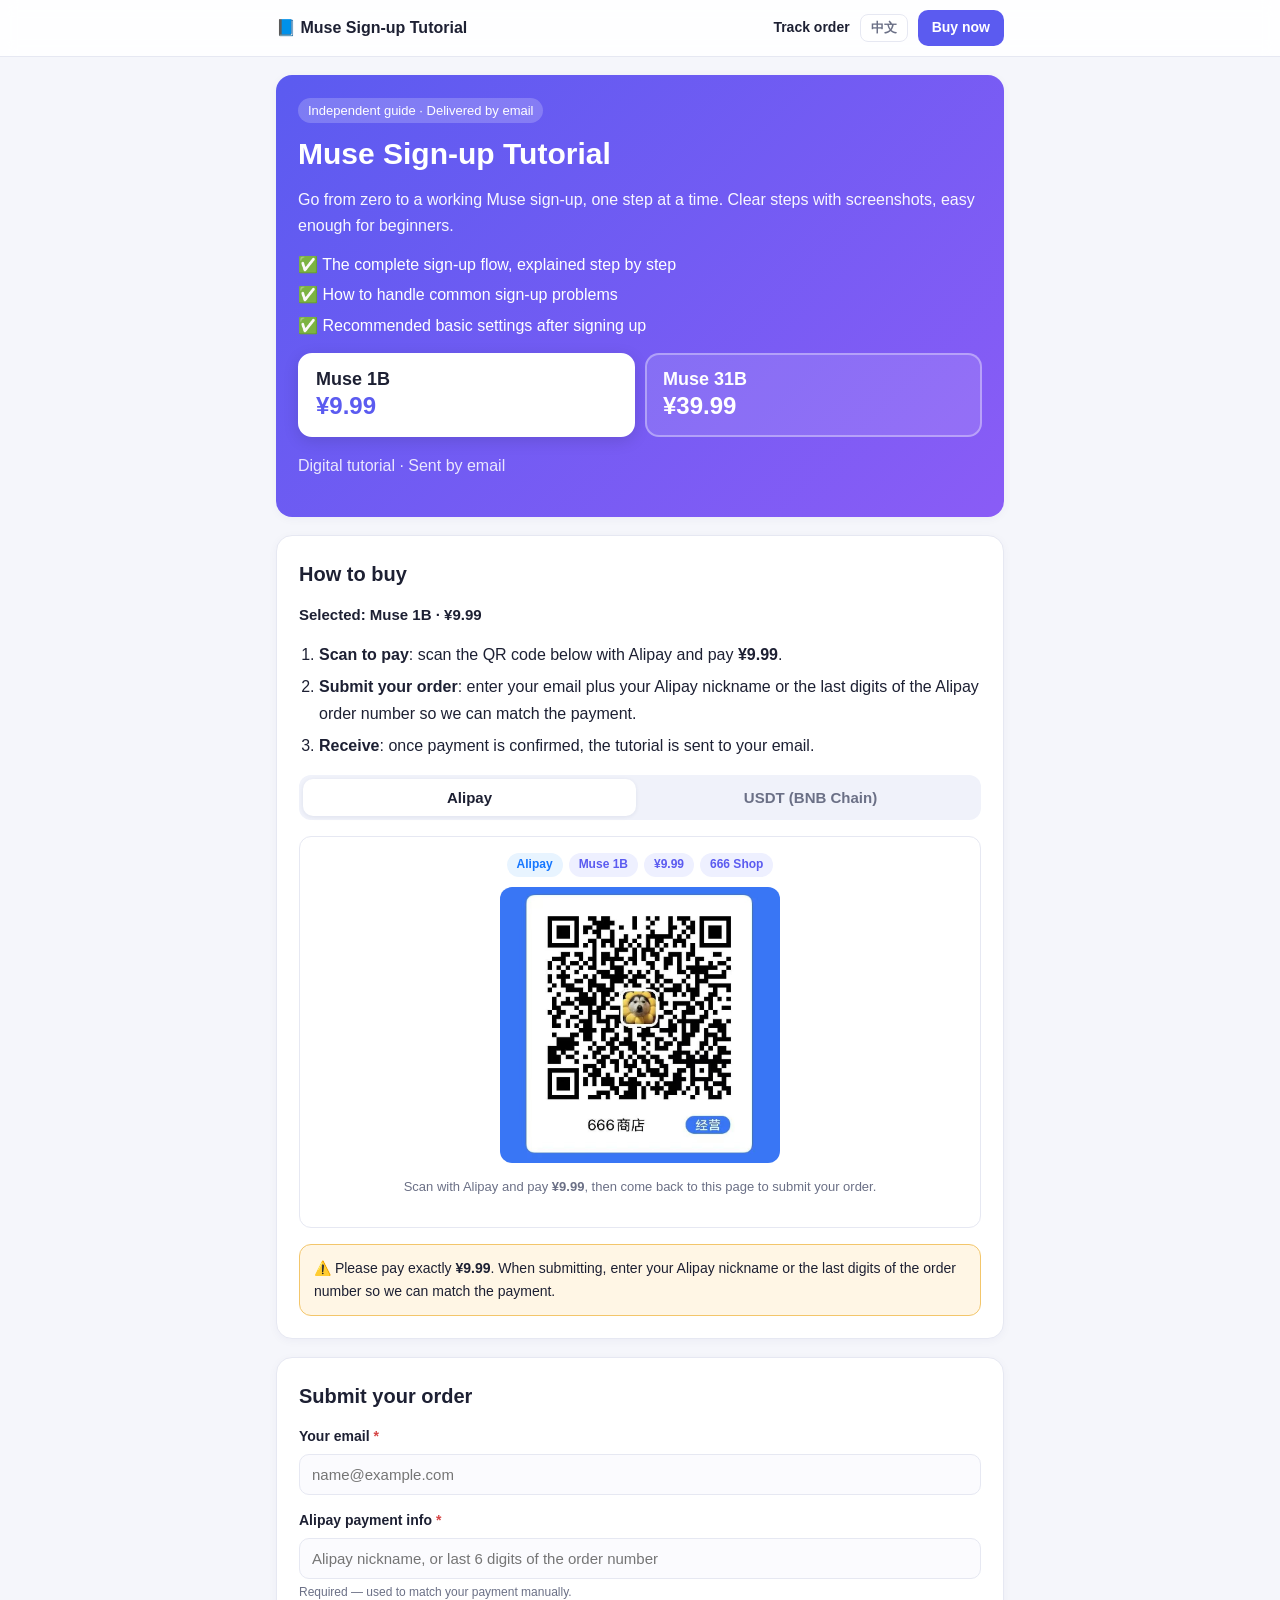
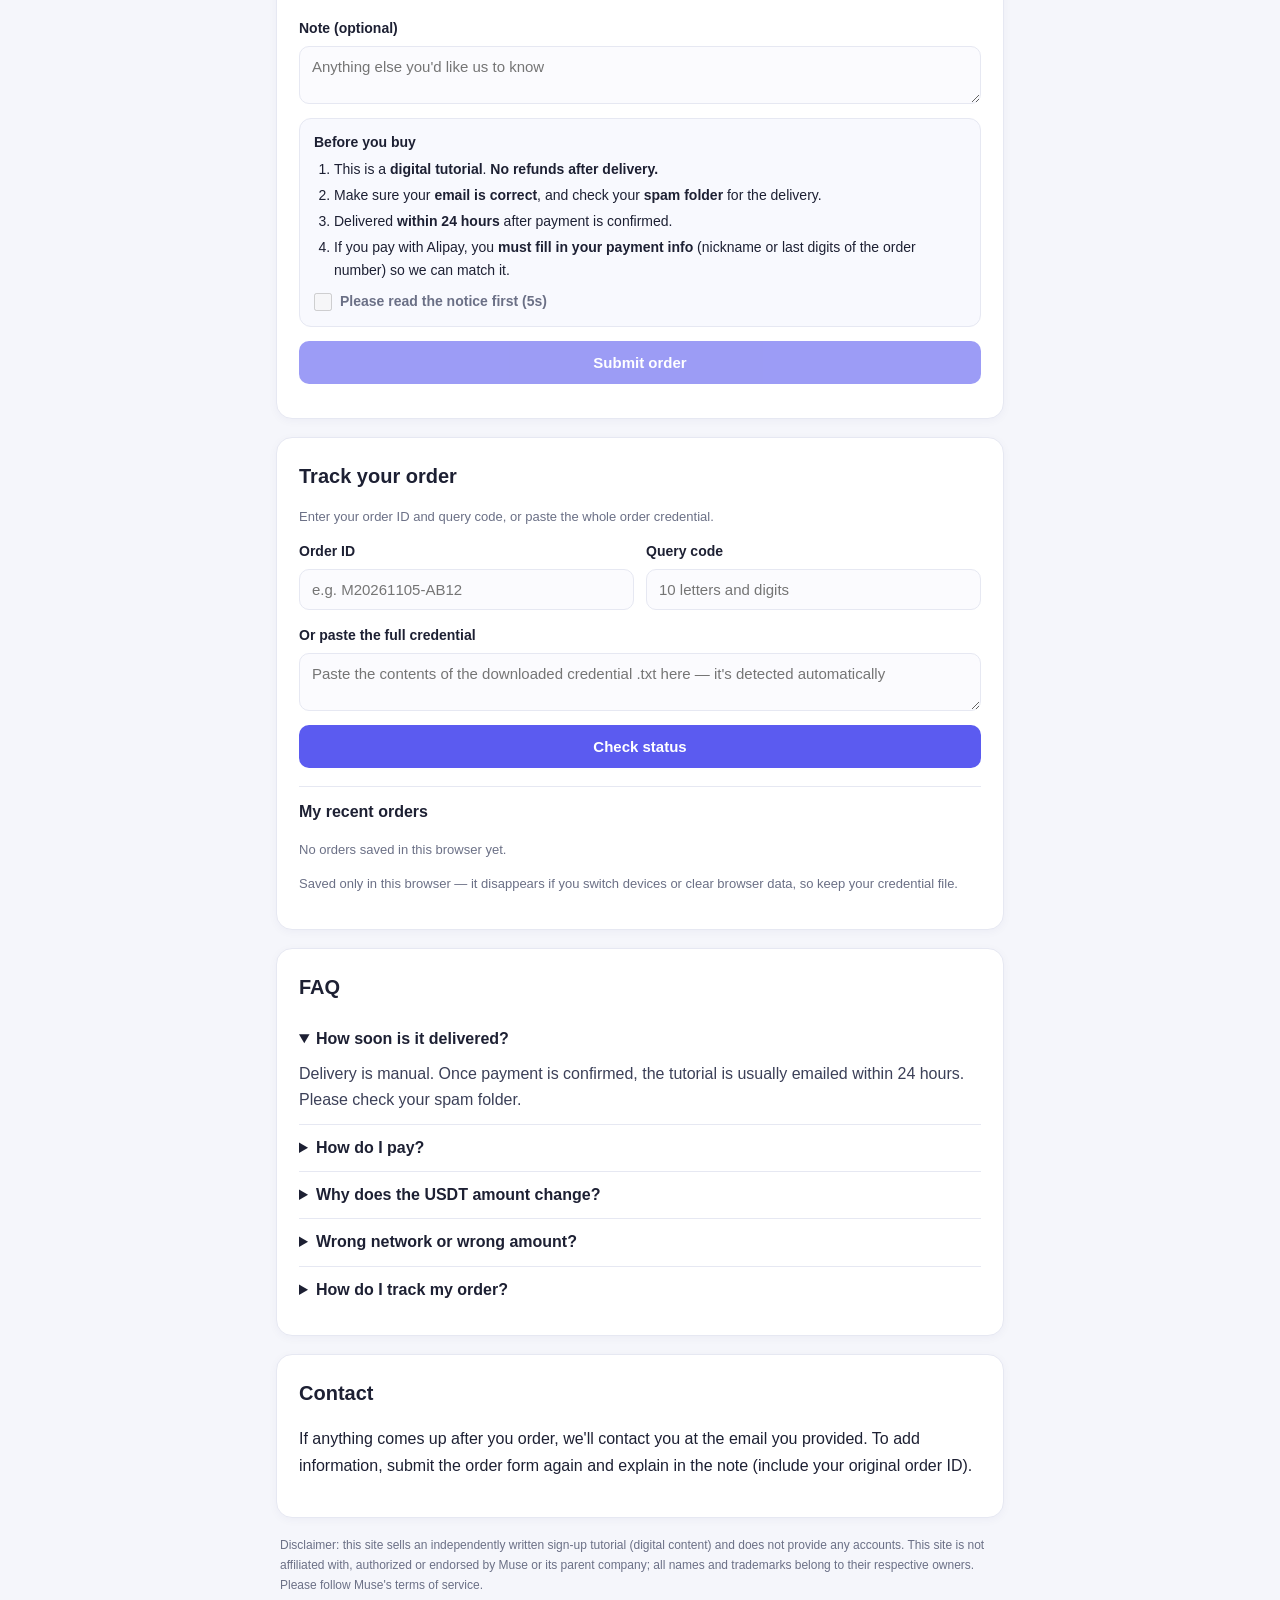
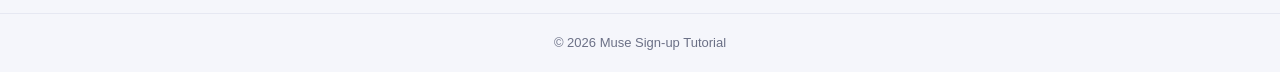
<file: index.html>
<!doctype html>
<html lang="zh-CN">
<head>
<meta charset="utf-8">
<meta name="viewport" content="width=device-width,initial-scale=1">
<title>Muse 注册教程 · Muse 1B / Muse 31B</title>
<meta name="description" content="Muse 1B 与 Muse 31B 注册教程，图文步骤，支持支付宝与 USDT (BEP20) 付款，邮箱发货。">
<link rel="stylesheet" href="style.css">
<link rel="icon" href="data:image/svg+xml,<svg xmlns='http://www.w3.org/2000/svg' viewBox='0 0 100 100'><text y='.9em' font-size='90'>📘</text></svg>">
</head>
<body>
<header class="top"><div class="wrap">
  <span class="logo" data-i18n="logo">📘 Muse 注册教程</span>
  <nav class="nav">
    <a href="#lookup" class="navlink" data-i18n="nav.lookup">查询订单</a>
    <button type="button" id="langBtn" class="lang-btn" data-i18n="nav.lang" data-i18n-title="nav.langTitle">EN</button>
    <a href="#buy" class="btn small" data-i18n="nav.buy">立即购买</a>
  </nav>
</div></header>

<main class="wrap">
  <section class="hero card">
    <div class="hero-text">
      <span class="tag" data-i18n="hero.tag">独立教程 · 邮箱发货</span>
      <h1 data-i18n="hero.title">Muse 注册教程</h1>
      <p class="lead" data-i18n="hero.lead">从零开始，一步一步带你完成 Muse 的注册。步骤清晰、图文对照，新手也能照着做。</p>
      <ul class="points">
        <li data-i18n="hero.p1">✅ 完整注册流程，按步骤讲清楚</li>
        <li data-i18n="hero.p2">✅ 注册中常见问题的处理思路</li>
        <li data-i18n="hero.p3">✅ 注册完成后的基础设置建议</li>
      </ul>
      <div class="products" id="products" role="radiogroup" aria-label="选择商品" data-i18n-aria="hero.pick">
        <button type="button" class="product active" data-product="muse-1b" role="radio" aria-checked="true">
          <span class="product-name">Muse 1B</span>
          <span class="product-price">¥9.99</span>
        </button>
        <button type="button" class="product" data-product="muse-31b" role="radio" aria-checked="false">
          <span class="product-name">Muse 31B</span>
          <span class="product-price">¥39.99</span>
        </button>
      </div>
      <p class="muted" data-i18n="hero.priceNote">数字教程 · 邮箱发送</p>
    </div>
  </section>

  <section id="buy" class="card">
    <h2 data-i18n="buy.title">购买步骤</h2>
    <p class="pick-note" id="pickNote">当前商品：Muse 1B · ¥9.99</p>
    <ol class="steps" id="stepsUsdt">
      <li data-i18n-html="usdt.s1"><b>转账</b>：用支持 BNB Smart Chain 的钱包，向下方地址转入 <b class="amt-inline">…</b> USDT（BEP20）。</li>
      <li data-i18n-html="usdt.s2"><b>提交订单</b>：填写你的邮箱和转账的交易哈希（Tx Hash）。</li>
      <li data-i18n-html="usdt.s3"><b>收货</b>：确认到账后，教程会发送到你的邮箱。</li>
    </ol>
    <ol class="steps hidden" id="stepsAlipay">
      <li data-i18n-html="ali.s1"><b>扫码付款</b>：用支付宝扫描下方二维码，支付 <b class="price-cny">¥9.99</b>。</li>
      <li data-i18n-html="ali.s2"><b>提交订单</b>：填写你的邮箱，并备注付款人昵称或支付宝订单号后几位，方便核对。</li>
      <li data-i18n-html="ali.s3"><b>收货</b>：确认到账后，教程会发送到你的邮箱。</li>
    </ol>

    <div class="method-tabs" role="tablist" aria-label="支付方式" data-i18n-aria="tabs.label">
      <button type="button" class="method active" data-method="alipay" role="tab" aria-selected="true" data-i18n="tab.alipay">支付宝</button>
      <button type="button" class="method" data-method="usdt" role="tab" aria-selected="false" data-i18n="tab.usdt">USDT（币安链）</button>
    </div>

    <div id="payAlipay" class="pay-panel">
      <div class="alipay-box">
        <div class="net"><span class="chip alipay" data-i18n="chip.alipay">支付宝</span><span class="chip product-label">Muse 1B</span><span class="chip price-cny">¥9.99</span><span class="chip" data-i18n="chip.shop">666商店</span></div>
        <img class="alipay-qr" src="assets/alipay-qr.jpg" alt="支付宝收款二维码 · 666商店" data-i18n-alt="ali.qrAlt" width="320" height="315">
        <p class="muted small" data-i18n-html="ali.hint">请用支付宝扫一扫支付 <b class="price-cny">¥9.99</b>。付款后回到本页提交订单。</p>
      </div>
      <div class="warn" data-i18n-html="ali.warn">⚠️ 请按金额 <b class="price-cny">¥9.99</b> 付款。提交订单时请填写支付宝昵称或订单号后几位，方便我们核对到账。</div>
    </div>

    <div id="payUsdt" class="pay-panel hidden">
      <div class="pay">
        <div class="amount-box">
          <div class="muted" data-i18n="usdt.due">应付金额</div>
          <div class="amount"><span id="usdt">…</span> <small>USDT</small></div>
          <div class="muted small" id="rateNote" data-i18n="usdt.rateLoading">正在获取实时汇率…</div>
        </div>
        <div class="addr-box">
          <div class="net"><span class="chip">USDT</span><span class="chip bsc">BNB Smart Chain (BEP20)</span></div>
          <div id="qr" class="qr" aria-label="收款地址二维码" data-i18n-aria="usdt.qrLabel"></div>
          <div class="addr"><code id="addr"></code></div>
          <button id="copyBtn" class="btn" data-i18n="usdt.copy">复制地址</button>
          <span id="copyMsg" class="copy-msg" role="status"></span>
        </div>
      </div>
      <div class="warn" data-i18n-html="usdt.warn">⚠️ <b>只支持 USDT（BEP20 / BSC 链）</b>。请勿通过以太坊 ERC20、波场 TRC20 等其他网络转账，也不要转入其他币种，否则资金将无法找回。转账前请仔细核对地址。</div>
    </div>
  </section>

  <section id="order" class="card">
    <h2 data-i18n="order.title">提交订单</h2>
    <form id="orderForm" novalidate>
      <label><span data-i18n="f.email">你的邮箱</span> <span class="req">*</span>
        <input type="email" id="email" required placeholder="name@example.com" data-i18n-ph="f.emailPh" autocomplete="email">
      </label>
      <label id="txLabel"><span data-i18n="f.tx">交易哈希 Tx Hash</span> <span class="req">*</span>
        <input type="text" id="tx" required placeholder="0x 开头，共 66 位" data-i18n-ph="f.txPh" autocomplete="off" spellcheck="false">
        <span class="hint" data-i18n="f.txHint">在钱包的转账记录里可以找到，或在 bscscan.com 查询。</span>
      </label>
      <label id="alipayNoteLabel" class="hidden"><span data-i18n="f.ali">支付宝付款信息</span> <span class="req">*</span>
        <input type="text" id="alipayInfo" placeholder="支付宝昵称，或订单号后 6 位" data-i18n-ph="f.aliPh" autocomplete="off" maxlength="80">
        <span class="hint" data-i18n="f.aliHint">用于人工核对到账，请务必填写。</span>
      </label>
      <label><span data-i18n="f.note">备注（选填）</span>
        <textarea id="note" rows="2" maxlength="300" placeholder="有其他需要说明的可以写在这里" data-i18n-ph="f.notePh"></textarea>
      </label>

      <div class="notice" id="notice">
        <div class="notice-title" data-i18n="notice.title">购买须知</div>
        <ol>
          <li data-i18n-html="notice.1">本商品为<b>虚拟教程</b>（数字内容），<b>发货后不退款</b>。</li>
          <li data-i18n-html="notice.2">请<b>正确填写邮箱</b>，收货时记得检查<b>垃圾邮件</b>箱。</li>
          <li data-i18n-html="notice.3">确认到账后 <b>24 小时内</b>发货。</li>
          <li data-i18n-html="notice.4">使用支付宝付款时，<b>必须填写付款信息</b>（昵称或订单号后几位），以便核对到账。</li>
        </ol>
        <label class="agree" id="agreeLabel"><input type="checkbox" id="agree" disabled> <span id="agreeText">请先阅读购买须知（5 秒）</span></label>
      </div>

      <button type="submit" id="submitBtn" class="btn wide" disabled data-i18n="f.submit">提交订单</button>
      <div id="formMsg" class="form-msg" role="status"></div>
    </form>
  </section>

  <section id="lookup" class="card">
    <h2 data-i18n="lk.title">查询订单</h2>
    <p class="muted small" data-i18n="lk.desc">输入订单号和查询口令，或直接粘贴订单凭证的全部内容。</p>
    <form id="lookupForm" novalidate>
      <div class="row2">
        <label><span data-i18n="lk.id">订单号</span>
          <input type="text" id="lkId" placeholder="例如 M20261105-AB12" data-i18n-ph="lk.idPh" autocomplete="off" spellcheck="false" autocapitalize="characters">
        </label>
        <label><span data-i18n="lk.code">查询口令</span>
          <input type="text" id="lkCode" placeholder="10 位字母和数字" data-i18n-ph="lk.codePh" autocomplete="off" spellcheck="false" autocapitalize="characters">
        </label>
      </div>
      <label><span data-i18n="lk.paste">或粘贴订单凭证全文</span>
        <textarea id="lkPaste" rows="2" placeholder="把下载的订单凭证 .txt 里的内容粘贴到这里，会自动识别" data-i18n-ph="lk.pastePh"></textarea>
      </label>
      <button type="submit" id="lkBtn" class="btn wide" data-i18n="lk.btn">查询</button>
      <div id="lkMsg" class="form-msg" role="status"></div>
    </form>
    <div class="recent">
      <h3 data-i18n="lk.recent">我的最近订单</h3>
      <div id="recentList"></div>
      <p class="muted small" data-i18n="lk.recentHint">只保存在本浏览器里；换手机或清理浏览器数据后会消失，请保留订单凭证。</p>
    </div>
  </section>

  <section class="card faq">
    <h2 data-i18n="faq.title">常见问题</h2>
    <details open><summary data-i18n="faq.q1">多久发货？</summary><p data-i18n="faq.a1">人工发货。确认到账后，一般在 24 小时内把教程发到你填写的邮箱。请留意垃圾邮件箱。</p></details>
    <details><summary data-i18n="faq.q2">如何付款？</summary><p data-i18n="faq.a2">可选支付宝扫码支付 ¥9.99，或使用支持 BNB Smart Chain 的钱包转 USDT（BSC / BEP20）。付款后回到本页提交订单。</p></details>
    <details><summary data-i18n="faq.q3">USDT 金额为什么会变？</summary><p data-i18n="faq.a3">售价固定为 ¥9.99，USDT 数量按实时汇率换算并向上取整到 0.01。请以页面显示的数量为准。</p></details>
    <details><summary data-i18n="faq.q4">转错网络或金额不对怎么办？</summary><p data-i18n="faq.a4">非 BEP20 网络的 USDT 转账无法到账，请务必核对网络。金额不足的订单不会发货，可在备注里说明后补差额。支付宝请按 ¥9.99 付款。</p></details>
    <details><summary data-i18n="faq.q5">怎么查订单进度？</summary><p data-i18n="faq.a5">提交订单后会自动下载一份订单凭证，里面有订单号和查询口令。在本页“查询订单”里输入即可查看：待确认、已收款或已发货。</p></details>
  </section>

  <section class="card contact">
    <h2 data-i18n="contact.title">联系方式</h2>
    <p data-i18n="contact.body">提交订单后，如有任何问题，我们会通过你留下的邮箱联系你。需要补充信息时，可以重新提交一次订单并在备注中说明（附上原订单号）。</p>
  </section>

  <p class="disclaimer" data-i18n="disclaimer">声明：本站出售的是作者独立编写的注册教程（数字内容），不提供任何账户。本站与 Muse 及其所属公司无任何关联，亦未获得其授权或认可，相关名称和商标归其各自所有者所有。请遵守 Muse 的服务条款使用其服务。</p>
</main>

<footer class="foot"><div class="wrap">© <span id="yr"></span> <span data-i18n="foot">Muse 注册教程</span></div></footer>

<div id="confirm" class="modal hidden" role="dialog" aria-modal="true" aria-labelledby="cfTitle">
  <div class="modal-box">
    <h3 id="cfTitle" data-i18n="cf.title">请核对订单信息</h3>
    <dl id="cfList" class="cf-list"></dl>
    <p class="warn small" data-i18n="cf.tip">邮箱写错将无法收到教程，请仔细核对。</p>
    <div class="modal-actions">
      <button type="button" id="cfBack" class="btn ghost" data-i18n="cf.back">返回修改</button>
      <button type="button" id="cfOk" class="btn" data-i18n="cf.ok">确认提交</button>
    </div>
  </div>
</div>

<script src="qrcode.js"></script>
<script src="config.js"></script>
<script src="i18n.js"></script>
<script src="lookup.js"></script>
<script src="app.js"></script>
</body>
</html>
</file>
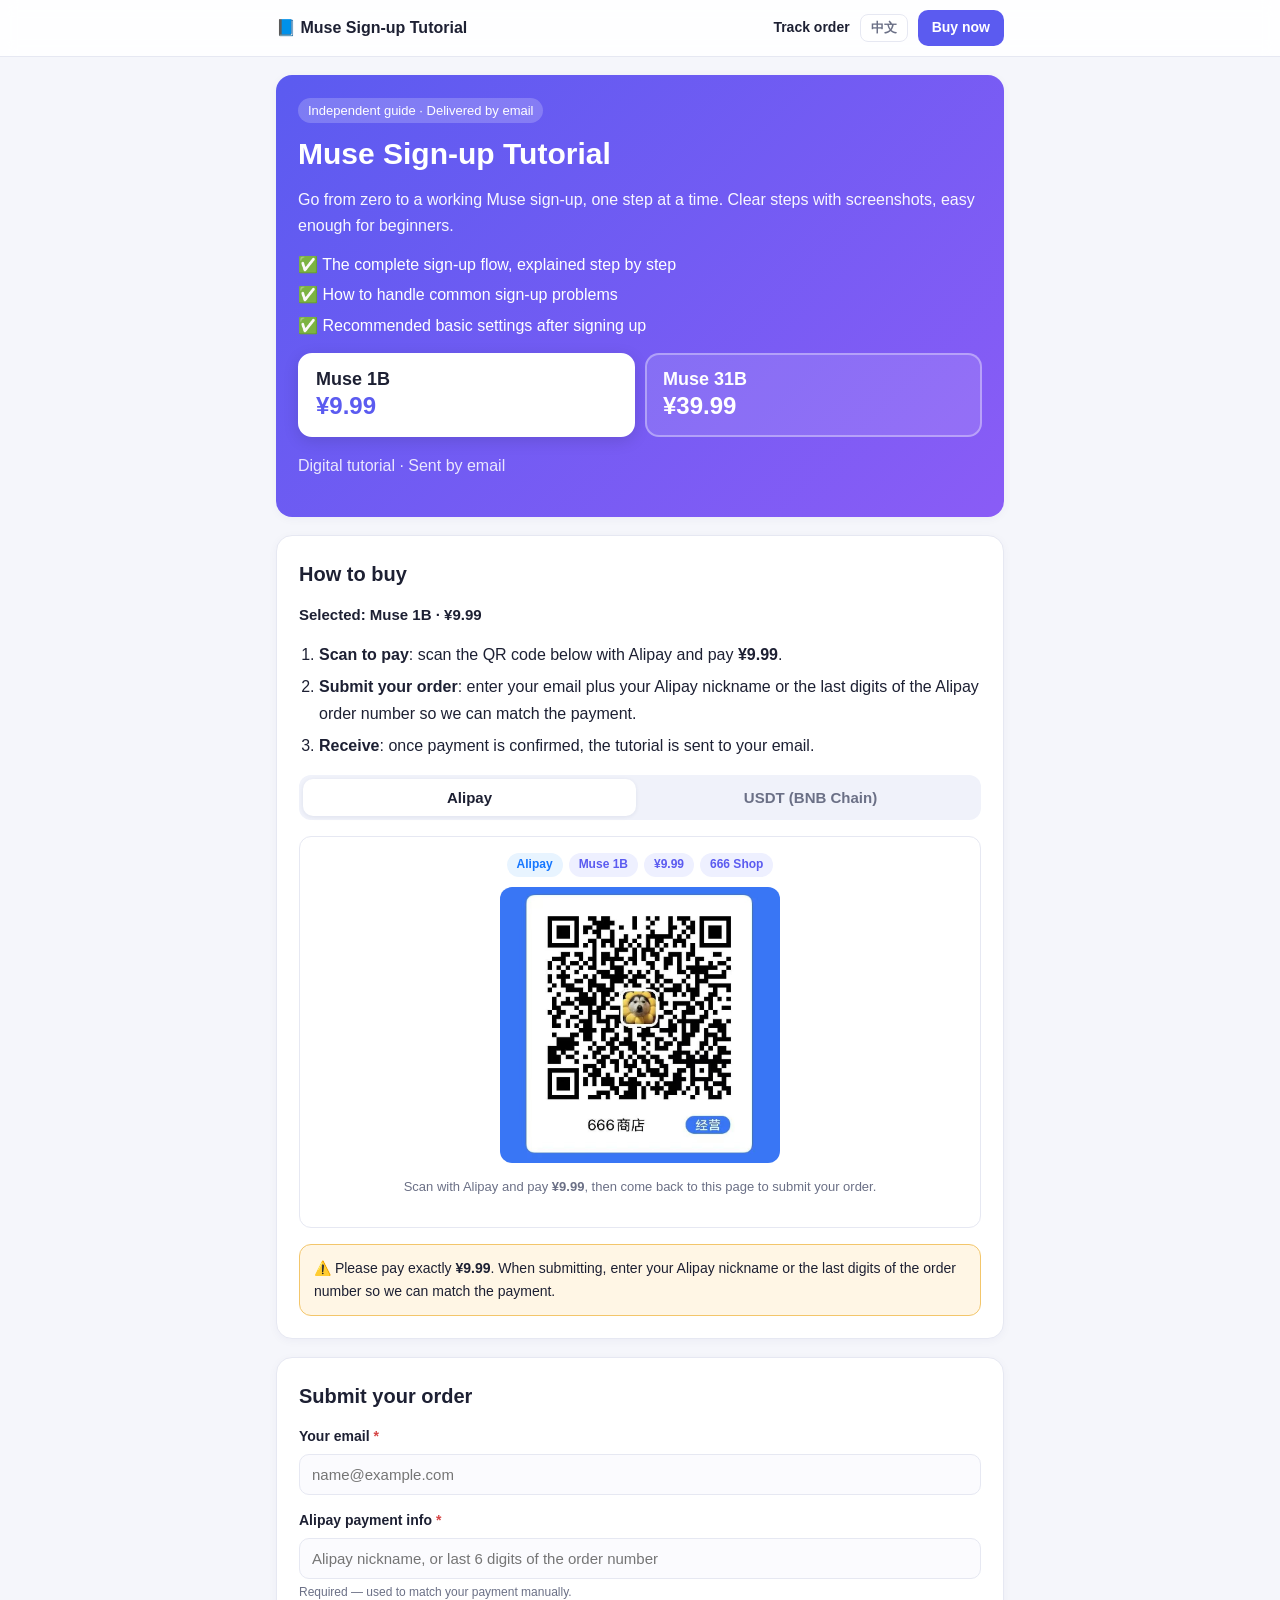
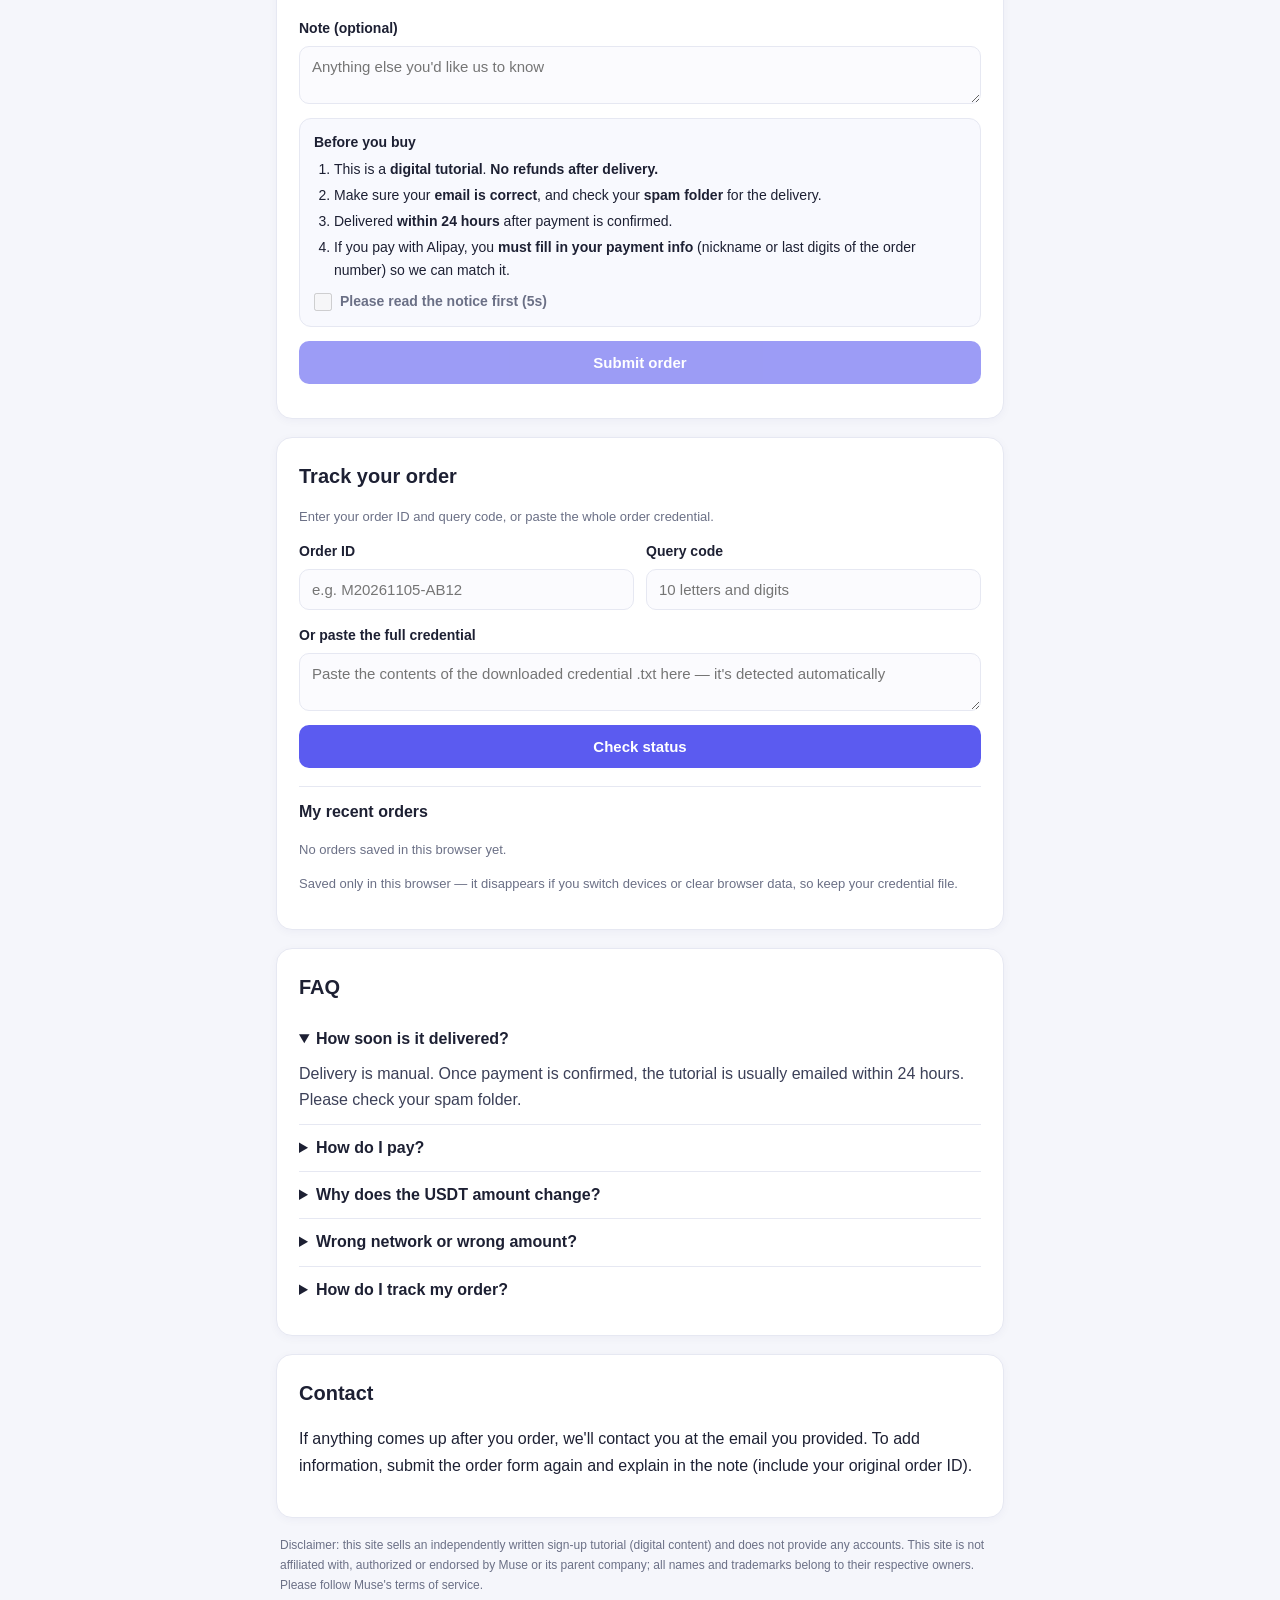
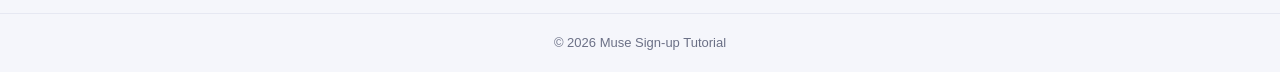
<file: all-in-one.html>
<!doctype html>
<html lang="zh-CN">
<head>
<meta charset="utf-8">
<meta name="viewport" content="width=device-width,initial-scale=1">
<title>Muse 注册教程 · Muse 1B / Muse 31B</title>
<meta name="description" content="Muse 1B 与 Muse 31B 注册教程，图文步骤，支持支付宝与 USDT (BEP20) 付款，邮箱发货。">
<style>
:root{--bg:#f5f6fb;--card:#fff;--ink:#1d2033;--muted:#6b7086;--brand:#5b5bf0;--brand2:#8a5cf6;--line:#e6e8f2;--warn:#fff6e5;--warnline:#f3c66b;--ok:#13a36e;--err:#d64545}
*{box-sizing:border-box}
body{margin:0;font-family:-apple-system,BlinkMacSystemFont,"PingFang SC","Hiragino Sans GB","Microsoft YaHei","Noto Sans SC",sans-serif;background:var(--bg);color:var(--ink);line-height:1.65}
.wrap{max-width:760px;margin:0 auto;padding:0 16px}
.top{position:sticky;top:0;background:rgba(255,255,255,.9);backdrop-filter:blur(8px);border-bottom:1px solid var(--line);z-index:5}
.top .wrap{display:flex;align-items:center;justify-content:space-between;height:56px}
.logo{font-weight:700}
.card{background:var(--card);border:1px solid var(--line);border-radius:16px;padding:22px;margin:18px 0;box-shadow:0 2px 10px rgba(30,35,90,.04)}
.hero{background:linear-gradient(135deg,#5b5bf0 0%,#8a5cf6 100%);color:#fff;border:none}
.hero h1{margin:6px 0 8px;font-size:30px}
.hero .lead{opacity:.95;margin:0 0 12px}
.tag{display:inline-block;background:rgba(255,255,255,.2);padding:2px 10px;border-radius:99px;font-size:13px}
.points{list-style:none;padding:0;margin:0 0 14px}
.points li{margin:4px 0}
.price-row{display:flex;align-items:baseline;gap:12px;flex-wrap:wrap}
.price{font-size:34px;font-weight:800}
.hero .muted{color:rgba(255,255,255,.85)}
h2{font-size:20px;margin:0 0 12px}
.muted{color:var(--muted)}.small{font-size:13px}
.steps{padding-left:20px;margin:0 0 16px}.steps li{margin:6px 0}
.pay{display:grid;grid-template-columns:1fr 1fr;gap:16px}
@media(max-width:620px){.pay{grid-template-columns:1fr}.hero h1{font-size:26px}}
.amount-box,.addr-box{border:1px solid var(--line);border-radius:12px;padding:16px;text-align:center}
.amount{font-size:40px;font-weight:800;color:var(--brand);line-height:1.2;margin:6px 0}
.amount small{font-size:18px;color:var(--ink)}
.net{display:flex;gap:6px;justify-content:center;flex-wrap:wrap;margin-bottom:10px}
.chip{background:#eef0ff;color:var(--brand);border-radius:99px;padding:2px 10px;font-size:12px;font-weight:600}
.chip.bsc{background:#fff4d6;color:#a87400}
.qr{display:flex;justify-content:center;margin:6px 0 10px}
.qr img,.qr svg{width:180px;height:180px;image-rendering:pixelated}
.addr code{display:block;word-break:break-all;background:#f3f4fa;border-radius:8px;padding:8px;font-size:13px;margin-bottom:10px}
.btn{display:inline-block;background:var(--brand);color:#fff;border:none;border-radius:10px;padding:10px 18px;font-size:15px;font-weight:600;cursor:pointer;text-decoration:none}
.btn:hover{filter:brightness(1.08)}.btn:disabled{opacity:.6;cursor:not-allowed}
.btn.small{padding:6px 14px;font-size:14px}.btn.wide{width:100%;padding:13px}
.copy-msg{display:block;font-size:13px;color:var(--ok);min-height:18px;margin-top:6px}
.warn{margin-top:16px;background:var(--warn);border:1px solid var(--warnline);border-radius:12px;padding:12px 14px;font-size:14px}
form label{display:block;margin-bottom:14px;font-weight:600;font-size:14px}
input,textarea{display:block;width:100%;margin-top:6px;padding:11px 12px;border:1px solid var(--line);border-radius:10px;font-size:15px;font-family:inherit;background:#fbfbfe}
input:focus,textarea:focus{outline:none;border-color:var(--brand);box-shadow:0 0 0 3px rgba(91,91,240,.15)}
.req{color:var(--err)}.hint{display:block;font-weight:400;color:var(--muted);font-size:12px;margin-top:4px}
.form-msg{margin-top:12px;font-size:14px}
.form-msg.ok{background:#e9f8f1;border:1px solid #a8e2c8;color:#0d6b48;border-radius:10px;padding:12px}
.form-msg.err{background:#fdeeee;border:1px solid #f1b9b9;color:#9b2c2c;border-radius:10px;padding:12px}
.faq details{border-top:1px solid var(--line);padding:10px 0}
.faq details:first-of-type{border-top:none}
.faq summary{cursor:pointer;font-weight:600}
.faq p{margin:8px 0 0;color:#3c4058}
.disclaimer{font-size:12px;color:var(--muted);margin:18px 4px}
.foot{border-top:1px solid var(--line);padding:18px 0;color:var(--muted);font-size:13px;text-align:center}

.hidden{display:none!important}
.method-tabs{display:flex;gap:8px;margin:0 0 16px;background:#f0f2fa;border-radius:12px;padding:4px}
.method{flex:1;border:none;background:transparent;border-radius:10px;padding:10px 12px;font-size:15px;font-weight:700;color:var(--muted);cursor:pointer;font-family:inherit}
.method.active{background:#fff;color:var(--ink);box-shadow:0 1px 4px rgba(30,35,90,.08)}
.chip.alipay{background:#e8f4ff;color:#1677ff}
.alipay-box{border:1px solid var(--line);border-radius:12px;padding:16px;text-align:center}
.alipay-qr{width:min(280px,86vw);height:auto;border-radius:12px;display:block;margin:8px auto 10px;background:#fff}

/* 导航 / 语言 */
.nav{display:flex;align-items:center;gap:10px}
.navlink{color:var(--ink);text-decoration:none;font-size:14px;font-weight:600}
.navlink:hover{color:var(--brand)}
.lang-btn{border:1px solid var(--line);background:#fff;border-radius:8px;padding:4px 10px;font-size:13px;font-weight:700;color:var(--muted);cursor:pointer;font-family:inherit}
.lang-btn:hover{color:var(--brand);border-color:var(--brand)}
@media(max-width:420px){.logo{font-size:14px}.nav{gap:6px}.navlink{font-size:13px}.top .btn.small{padding:5px 10px;font-size:13px}}
/* 购买须知 */
.notice{border:1px solid var(--line);background:#f8f9fe;border-radius:12px;padding:12px 14px;margin:4px 0 14px;font-size:14px}
.notice-title{font-weight:700;margin-bottom:4px}
.notice ol{margin:0 0 8px;padding-left:20px}.notice li{margin:3px 0}
form label.agree{display:flex;align-items:center;gap:8px;margin:6px 0 0;font-weight:600;cursor:pointer}
.agree input{display:inline-block;width:18px;height:18px;margin:0;flex:none;accent-color:var(--brand)}
.agree.locked{color:var(--muted);cursor:not-allowed}
/* 提示 */
.form-msg.info{background:#eef0ff;border:1px solid #c9cdfb;color:#33358f;border-radius:10px;padding:12px}
.cred{background:#fff;border:1px dashed #a8e2c8;border-radius:8px;padding:8px 10px;margin:8px 0}
.mono{font-family:ui-monospace,SFMono-Regular,Menlo,Consolas,monospace;letter-spacing:1px}
.ok-actions{margin-top:10px;display:flex;gap:8px;flex-wrap:wrap}
.btn.ghost{background:#eef0ff;color:var(--brand)}
/* 查询 */
.row2{display:grid;grid-template-columns:1fr 1fr;gap:12px}
@media(max-width:520px){.row2{grid-template-columns:1fr;gap:0}}
.recent{margin-top:18px;border-top:1px solid var(--line);padding-top:12px}
.recent h3{font-size:16px;margin:0 0 8px}
.recent-item{display:flex;justify-content:space-between;align-items:center;gap:10px;border:1px solid var(--line);border-radius:10px;padding:10px 12px;margin-bottom:8px}
.ri-main{display:flex;flex-direction:column;min-width:0;word-break:break-all}
.ri-status{font-size:13px;margin-top:2px}
.st-shipped,.st-paid{color:var(--ok)}.st-pending,.st-notfound{color:#33358f}.st-error{color:var(--err)}
.ri-actions{display:flex;gap:6px;flex:none}
/* 确认弹窗 */
.modal{position:fixed;inset:0;background:rgba(20,22,40,.5);display:flex;align-items:center;justify-content:center;padding:16px;z-index:20}
.modal-box{background:#fff;border-radius:16px;max-width:460px;width:100%;padding:20px;max-height:90vh;overflow:auto;box-shadow:0 10px 40px rgba(0,0,0,.2)}
.modal-box h3{margin:0 0 12px;font-size:18px}
.cf-list{display:grid;grid-template-columns:auto 1fr;gap:6px 12px;margin:0 0 12px;font-size:14px}
.cf-list dt{color:var(--muted)}.cf-list dd{margin:0;font-weight:600;word-break:break-all}
.modal .warn{margin-top:0}
.modal-actions{display:flex;gap:10px;justify-content:flex-end}
.modal-actions .btn{flex:1}
body.noscroll{overflow:hidden}

/* 商品选择 */
.products{display:grid;grid-template-columns:1fr 1fr;gap:10px;margin:14px 0 8px}
.product{appearance:none;border:2px solid rgba(255,255,255,.35);background:rgba(255,255,255,.12);color:#fff;border-radius:14px;padding:14px 16px;text-align:left;cursor:pointer;font-family:inherit;display:flex;flex-direction:column;gap:2px}
.product:hover{background:rgba(255,255,255,.2)}
.product.active{background:#fff;color:var(--ink);border-color:#fff;box-shadow:0 4px 16px rgba(0,0,0,.12)}
.product-name{font-weight:800;font-size:18px}
.product-price{font-weight:800;font-size:24px;line-height:1.2}
.product.active .product-price{color:var(--brand)}
.pick-note{font-weight:700;margin:0 0 14px;font-size:15px}
@media(max-width:420px){.product{padding:12px}.product-name{font-size:16px}.product-price{font-size:20px}}

</style>
<link rel="icon" href="data:image/svg+xml,<svg xmlns='http://www.w3.org/2000/svg' viewBox='0 0 100 100'><text y='.9em' font-size='90'>📘</text></svg>">
</head>
<body>
<header class="top"><div class="wrap">
  <span class="logo" data-i18n="logo">📘 Muse 注册教程</span>
  <nav class="nav">
    <a href="#lookup" class="navlink" data-i18n="nav.lookup">查询订单</a>
    <button type="button" id="langBtn" class="lang-btn" data-i18n="nav.lang" data-i18n-title="nav.langTitle">EN</button>
    <a href="#buy" class="btn small" data-i18n="nav.buy">立即购买</a>
  </nav>
</div></header>

<main class="wrap">
  <section class="hero card">
    <div class="hero-text">
      <span class="tag" data-i18n="hero.tag">独立教程 · 邮箱发货</span>
      <h1 data-i18n="hero.title">Muse 注册教程</h1>
      <p class="lead" data-i18n="hero.lead">从零开始，一步一步带你完成 Muse 的注册。步骤清晰、图文对照，新手也能照着做。</p>
      <ul class="points">
        <li data-i18n="hero.p1">✅ 完整注册流程，按步骤讲清楚</li>
        <li data-i18n="hero.p2">✅ 注册中常见问题的处理思路</li>
        <li data-i18n="hero.p3">✅ 注册完成后的基础设置建议</li>
      </ul>
      <div class="products" id="products" role="radiogroup" aria-label="选择商品" data-i18n-aria="hero.pick">
        <button type="button" class="product active" data-product="muse-1b" role="radio" aria-checked="true">
          <span class="product-name">Muse 1B</span>
          <span class="product-price">¥9.99</span>
        </button>
        <button type="button" class="product" data-product="muse-31b" role="radio" aria-checked="false">
          <span class="product-name">Muse 31B</span>
          <span class="product-price">¥39.99</span>
        </button>
      </div>
      <p class="muted" data-i18n="hero.priceNote">数字教程 · 邮箱发送</p>
    </div>
  </section>

  <section id="buy" class="card">
    <h2 data-i18n="buy.title">购买步骤</h2>
    <p class="pick-note" id="pickNote">当前商品：Muse 1B · ¥9.99</p>
    <ol class="steps" id="stepsUsdt">
      <li data-i18n-html="usdt.s1"><b>转账</b>：用支持 BNB Smart Chain 的钱包，向下方地址转入 <b class="amt-inline">…</b> USDT（BEP20）。</li>
      <li data-i18n-html="usdt.s2"><b>提交订单</b>：填写你的邮箱和转账的交易哈希（Tx Hash）。</li>
      <li data-i18n-html="usdt.s3"><b>收货</b>：确认到账后，教程会发送到你的邮箱。</li>
    </ol>
    <ol class="steps hidden" id="stepsAlipay">
      <li data-i18n-html="ali.s1"><b>扫码付款</b>：用支付宝扫描下方二维码，支付 <b class="price-cny">¥9.99</b>。</li>
      <li data-i18n-html="ali.s2"><b>提交订单</b>：填写你的邮箱，并备注付款人昵称或支付宝订单号后几位，方便核对。</li>
      <li data-i18n-html="ali.s3"><b>收货</b>：确认到账后，教程会发送到你的邮箱。</li>
    </ol>

    <div class="method-tabs" role="tablist" aria-label="支付方式" data-i18n-aria="tabs.label">
      <button type="button" class="method active" data-method="alipay" role="tab" aria-selected="true" data-i18n="tab.alipay">支付宝</button>
      <button type="button" class="method" data-method="usdt" role="tab" aria-selected="false" data-i18n="tab.usdt">USDT（币安链）</button>
    </div>

    <div id="payAlipay" class="pay-panel">
      <div class="alipay-box">
        <div class="net"><span class="chip alipay" data-i18n="chip.alipay">支付宝</span><span class="chip product-label">Muse 1B</span><span class="chip price-cny">¥9.99</span><span class="chip" data-i18n="chip.shop">666商店</span></div>
        <img class="alipay-qr" src="[data-uri]" alt="支付宝收款二维码 · 666商店" data-i18n-alt="ali.qrAlt" width="320" height="315">
        <p class="muted small" data-i18n-html="ali.hint">请用支付宝扫一扫支付 <b class="price-cny">¥9.99</b>。付款后回到本页提交订单。</p>
      </div>
      <div class="warn" data-i18n-html="ali.warn">⚠️ 请按金额 <b class="price-cny">¥9.99</b> 付款。提交订单时请填写支付宝昵称或订单号后几位，方便我们核对到账。</div>
    </div>

    <div id="payUsdt" class="pay-panel hidden">
      <div class="pay">
        <div class="amount-box">
          <div class="muted" data-i18n="usdt.due">应付金额</div>
          <div class="amount"><span id="usdt">…</span> <small>USDT</small></div>
          <div class="muted small" id="rateNote" data-i18n="usdt.rateLoading">正在获取实时汇率…</div>
        </div>
        <div class="addr-box">
          <div class="net"><span class="chip">USDT</span><span class="chip bsc">BNB Smart Chain (BEP20)</span></div>
          <div id="qr" class="qr" aria-label="收款地址二维码" data-i18n-aria="usdt.qrLabel"></div>
          <div class="addr"><code id="addr"></code></div>
          <button id="copyBtn" class="btn" data-i18n="usdt.copy">复制地址</button>
          <span id="copyMsg" class="copy-msg" role="status"></span>
        </div>
      </div>
      <div class="warn" data-i18n-html="usdt.warn">⚠️ <b>只支持 USDT（BEP20 / BSC 链）</b>。请勿通过以太坊 ERC20、波场 TRC20 等其他网络转账，也不要转入其他币种，否则资金将无法找回。转账前请仔细核对地址。</div>
    </div>
  </section>

  <section id="order" class="card">
    <h2 data-i18n="order.title">提交订单</h2>
    <form id="orderForm" novalidate>
      <label><span data-i18n="f.email">你的邮箱</span> <span class="req">*</span>
        <input type="email" id="email" required placeholder="name@example.com" data-i18n-ph="f.emailPh" autocomplete="email">
      </label>
      <label id="txLabel"><span data-i18n="f.tx">交易哈希 Tx Hash</span> <span class="req">*</span>
        <input type="text" id="tx" required placeholder="0x 开头，共 66 位" data-i18n-ph="f.txPh" autocomplete="off" spellcheck="false">
        <span class="hint" data-i18n="f.txHint">在钱包的转账记录里可以找到，或在 bscscan.com 查询。</span>
      </label>
      <label id="alipayNoteLabel" class="hidden"><span data-i18n="f.ali">支付宝付款信息</span> <span class="req">*</span>
        <input type="text" id="alipayInfo" placeholder="支付宝昵称，或订单号后 6 位" data-i18n-ph="f.aliPh" autocomplete="off" maxlength="80">
        <span class="hint" data-i18n="f.aliHint">用于人工核对到账，请务必填写。</span>
      </label>
      <label><span data-i18n="f.note">备注（选填）</span>
        <textarea id="note" rows="2" maxlength="300" placeholder="有其他需要说明的可以写在这里" data-i18n-ph="f.notePh"></textarea>
      </label>

      <div class="notice" id="notice">
        <div class="notice-title" data-i18n="notice.title">购买须知</div>
        <ol>
          <li data-i18n-html="notice.1">本商品为<b>虚拟教程</b>（数字内容），<b>发货后不退款</b>。</li>
          <li data-i18n-html="notice.2">请<b>正确填写邮箱</b>，收货时记得检查<b>垃圾邮件</b>箱。</li>
          <li data-i18n-html="notice.3">确认到账后 <b>24 小时内</b>发货。</li>
          <li data-i18n-html="notice.4">使用支付宝付款时，<b>必须填写付款信息</b>（昵称或订单号后几位），以便核对到账。</li>
        </ol>
        <label class="agree" id="agreeLabel"><input type="checkbox" id="agree" disabled> <span id="agreeText">请先阅读购买须知（5 秒）</span></label>
      </div>

      <button type="submit" id="submitBtn" class="btn wide" disabled data-i18n="f.submit">提交订单</button>
      <div id="formMsg" class="form-msg" role="status"></div>
    </form>
  </section>

  <section id="lookup" class="card">
    <h2 data-i18n="lk.title">查询订单</h2>
    <p class="muted small" data-i18n="lk.desc">输入订单号和查询口令，或直接粘贴订单凭证的全部内容。</p>
    <form id="lookupForm" novalidate>
      <div class="row2">
        <label><span data-i18n="lk.id">订单号</span>
          <input type="text" id="lkId" placeholder="例如 M20261105-AB12" data-i18n-ph="lk.idPh" autocomplete="off" spellcheck="false" autocapitalize="characters">
        </label>
        <label><span data-i18n="lk.code">查询口令</span>
          <input type="text" id="lkCode" placeholder="10 位字母和数字" data-i18n-ph="lk.codePh" autocomplete="off" spellcheck="false" autocapitalize="characters">
        </label>
      </div>
      <label><span data-i18n="lk.paste">或粘贴订单凭证全文</span>
        <textarea id="lkPaste" rows="2" placeholder="把下载的订单凭证 .txt 里的内容粘贴到这里，会自动识别" data-i18n-ph="lk.pastePh"></textarea>
      </label>
      <button type="submit" id="lkBtn" class="btn wide" data-i18n="lk.btn">查询</button>
      <div id="lkMsg" class="form-msg" role="status"></div>
    </form>
    <div class="recent">
      <h3 data-i18n="lk.recent">我的最近订单</h3>
      <div id="recentList"></div>
      <p class="muted small" data-i18n="lk.recentHint">只保存在本浏览器里；换手机或清理浏览器数据后会消失，请保留订单凭证。</p>
    </div>
  </section>

  <section class="card faq">
    <h2 data-i18n="faq.title">常见问题</h2>
    <details open><summary data-i18n="faq.q1">多久发货？</summary><p data-i18n="faq.a1">人工发货。确认到账后，一般在 24 小时内把教程发到你填写的邮箱。请留意垃圾邮件箱。</p></details>
    <details><summary data-i18n="faq.q2">如何付款？</summary><p data-i18n="faq.a2">可选支付宝扫码支付 ¥9.99，或使用支持 BNB Smart Chain 的钱包转 USDT（BSC / BEP20）。付款后回到本页提交订单。</p></details>
    <details><summary data-i18n="faq.q3">USDT 金额为什么会变？</summary><p data-i18n="faq.a3">售价固定为 ¥9.99，USDT 数量按实时汇率换算并向上取整到 0.01。请以页面显示的数量为准。</p></details>
    <details><summary data-i18n="faq.q4">转错网络或金额不对怎么办？</summary><p data-i18n="faq.a4">非 BEP20 网络的 USDT 转账无法到账，请务必核对网络。金额不足的订单不会发货，可在备注里说明后补差额。支付宝请按 ¥9.99 付款。</p></details>
    <details><summary data-i18n="faq.q5">怎么查订单进度？</summary><p data-i18n="faq.a5">提交订单后会自动下载一份订单凭证，里面有订单号和查询口令。在本页“查询订单”里输入即可查看：待确认、已收款或已发货。</p></details>
  </section>

  <section class="card contact">
    <h2 data-i18n="contact.title">联系方式</h2>
    <p data-i18n="contact.body">提交订单后，如有任何问题，我们会通过你留下的邮箱联系你。需要补充信息时，可以重新提交一次订单并在备注中说明（附上原订单号）。</p>
  </section>

  <p class="disclaimer" data-i18n="disclaimer">声明：本站出售的是作者独立编写的注册教程（数字内容），不提供任何账户。本站与 Muse 及其所属公司无任何关联，亦未获得其授权或认可，相关名称和商标归其各自所有者所有。请遵守 Muse 的服务条款使用其服务。</p>
</main>

<footer class="foot"><div class="wrap">© <span id="yr"></span> <span data-i18n="foot">Muse 注册教程</span></div></footer>

<div id="confirm" class="modal hidden" role="dialog" aria-modal="true" aria-labelledby="cfTitle">
  <div class="modal-box">
    <h3 id="cfTitle" data-i18n="cf.title">请核对订单信息</h3>
    <dl id="cfList" class="cf-list"></dl>
    <p class="warn small" data-i18n="cf.tip">邮箱写错将无法收到教程，请仔细核对。</p>
    <div class="modal-actions">
      <button type="button" id="cfBack" class="btn ghost" data-i18n="cf.back">返回修改</button>
      <button type="button" id="cfOk" class="btn" data-i18n="cf.ok">确认提交</button>
    </div>
  </div>
</div>

<script>
//---------------------------------------------------------------------
//
// QR Code Generator for JavaScript
//
// Copyright (c) 2009 Kazuhiko Arase
//
// URL: http://www.d-project.com/
//
// Licensed under the MIT license:
//  http://www.opensource.org/licenses/mit-license.php
//
// The word 'QR Code' is registered trademark of
// DENSO WAVE INCORPORATED
//  http://www.denso-wave.com/qrcode/faqpatent-e.html
//
//---------------------------------------------------------------------

var qrcode = function() {

  //---------------------------------------------------------------------
  // qrcode
  //---------------------------------------------------------------------

  /**
   * qrcode
   * @param typeNumber 1 to 40
   * @param errorCorrectionLevel 'L','M','Q','H'
   */
  var qrcode = function(typeNumber, errorCorrectionLevel) {

    var PAD0 = 0xEC;
    var PAD1 = 0x11;

    var _typeNumber = typeNumber;
    var _errorCorrectionLevel = QRErrorCorrectionLevel[errorCorrectionLevel];
    var _modules = null;
    var _moduleCount = 0;
    var _dataCache = null;
    var _dataList = [];

    var _this = {};

    var makeImpl = function(test, maskPattern) {

      _moduleCount = _typeNumber * 4 + 17;
      _modules = function(moduleCount) {
        var modules = new Array(moduleCount);
        for (var row = 0; row < moduleCount; row += 1) {
          modules[row] = new Array(moduleCount);
          for (var col = 0; col < moduleCount; col += 1) {
            modules[row][col] = null;
          }
        }
        return modules;
      }(_moduleCount);

      setupPositionProbePattern(0, 0);
      setupPositionProbePattern(_moduleCount - 7, 0);
      setupPositionProbePattern(0, _moduleCount - 7);
      setupPositionAdjustPattern();
      setupTimingPattern();
      setupTypeInfo(test, maskPattern);

      if (_typeNumber >= 7) {
        setupTypeNumber(test);
      }

      if (_dataCache == null) {
        _dataCache = createData(_typeNumber, _errorCorrectionLevel, _dataList);
      }

      mapData(_dataCache, maskPattern);
    };

    var setupPositionProbePattern = function(row, col) {

      for (var r = -1; r <= 7; r += 1) {

        if (row + r <= -1 || _moduleCount <= row + r) continue;

        for (var c = -1; c <= 7; c += 1) {

          if (col + c <= -1 || _moduleCount <= col + c) continue;

          if ( (0 <= r && r <= 6 && (c == 0 || c == 6) )
              || (0 <= c && c <= 6 && (r == 0 || r == 6) )
              || (2 <= r && r <= 4 && 2 <= c && c <= 4) ) {
            _modules[row + r][col + c] = true;
          } else {
            _modules[row + r][col + c] = false;
          }
        }
      }
    };

    var getBestMaskPattern = function() {

      var minLostPoint = 0;
      var pattern = 0;

      for (var i = 0; i < 8; i += 1) {

        makeImpl(true, i);

        var lostPoint = QRUtil.getLostPoint(_this);

        if (i == 0 || minLostPoint > lostPoint) {
          minLostPoint = lostPoint;
          pattern = i;
        }
      }

      return pattern;
    };

    var setupTimingPattern = function() {

      for (var r = 8; r < _moduleCount - 8; r += 1) {
        if (_modules[r][6] != null) {
          continue;
        }
        _modules[r][6] = (r % 2 == 0);
      }

      for (var c = 8; c < _moduleCount - 8; c += 1) {
        if (_modules[6][c] != null) {
          continue;
        }
        _modules[6][c] = (c % 2 == 0);
      }
    };

    var setupPositionAdjustPattern = function() {

      var pos = QRUtil.getPatternPosition(_typeNumber);

      for (var i = 0; i < pos.length; i += 1) {

        for (var j = 0; j < pos.length; j += 1) {

          var row = pos[i];
          var col = pos[j];

          if (_modules[row][col] != null) {
            continue;
          }

          for (var r = -2; r <= 2; r += 1) {

            for (var c = -2; c <= 2; c += 1) {

              if (r == -2 || r == 2 || c == -2 || c == 2
                  || (r == 0 && c == 0) ) {
                _modules[row + r][col + c] = true;
              } else {
                _modules[row + r][col + c] = false;
              }
            }
          }
        }
      }
    };

    var setupTypeNumber = function(test) {

      var bits = QRUtil.getBCHTypeNumber(_typeNumber);

      for (var i = 0; i < 18; i += 1) {
        var mod = (!test && ( (bits >> i) & 1) == 1);
        _modules[Math.floor(i / 3)][i % 3 + _moduleCount - 8 - 3] = mod;
      }

      for (var i = 0; i < 18; i += 1) {
        var mod = (!test && ( (bits >> i) & 1) == 1);
        _modules[i % 3 + _moduleCount - 8 - 3][Math.floor(i / 3)] = mod;
      }
    };

    var setupTypeInfo = function(test, maskPattern) {

      var data = (_errorCorrectionLevel << 3) | maskPattern;
      var bits = QRUtil.getBCHTypeInfo(data);

      // vertical
      for (var i = 0; i < 15; i += 1) {

        var mod = (!test && ( (bits >> i) & 1) == 1);

        if (i < 6) {
          _modules[i][8] = mod;
        } else if (i < 8) {
          _modules[i + 1][8] = mod;
        } else {
          _modules[_moduleCount - 15 + i][8] = mod;
        }
      }

      // horizontal
      for (var i = 0; i < 15; i += 1) {

        var mod = (!test && ( (bits >> i) & 1) == 1);

        if (i < 8) {
          _modules[8][_moduleCount - i - 1] = mod;
        } else if (i < 9) {
          _modules[8][15 - i - 1 + 1] = mod;
        } else {
          _modules[8][15 - i - 1] = mod;
        }
      }

      // fixed module
      _modules[_moduleCount - 8][8] = (!test);
    };

    var mapData = function(data, maskPattern) {

      var inc = -1;
      var row = _moduleCount - 1;
      var bitIndex = 7;
      var byteIndex = 0;
      var maskFunc = QRUtil.getMaskFunction(maskPattern);

      for (var col = _moduleCount - 1; col > 0; col -= 2) {

        if (col == 6) col -= 1;

        while (true) {

          for (var c = 0; c < 2; c += 1) {

            if (_modules[row][col - c] == null) {

              var dark = false;

              if (byteIndex < data.length) {
                dark = ( ( (data[byteIndex] >>> bitIndex) & 1) == 1);
              }

              var mask = maskFunc(row, col - c);

              if (mask) {
                dark = !dark;
              }

              _modules[row][col - c] = dark;
              bitIndex -= 1;

              if (bitIndex == -1) {
                byteIndex += 1;
                bitIndex = 7;
              }
            }
          }

          row += inc;

          if (row < 0 || _moduleCount <= row) {
            row -= inc;
            inc = -inc;
            break;
          }
        }
      }
    };

    var createBytes = function(buffer, rsBlocks) {

      var offset = 0;

      var maxDcCount = 0;
      var maxEcCount = 0;

      var dcdata = new Array(rsBlocks.length);
      var ecdata = new Array(rsBlocks.length);

      for (var r = 0; r < rsBlocks.length; r += 1) {

        var dcCount = rsBlocks[r].dataCount;
        var ecCount = rsBlocks[r].totalCount - dcCount;

        maxDcCount = Math.max(maxDcCount, dcCount);
        maxEcCount = Math.max(maxEcCount, ecCount);

        dcdata[r] = new Array(dcCount);

        for (var i = 0; i < dcdata[r].length; i += 1) {
          dcdata[r][i] = 0xff & buffer.getBuffer()[i + offset];
        }
        offset += dcCount;

        var rsPoly = QRUtil.getErrorCorrectPolynomial(ecCount);
        var rawPoly = qrPolynomial(dcdata[r], rsPoly.getLength() - 1);

        var modPoly = rawPoly.mod(rsPoly);
        ecdata[r] = new Array(rsPoly.getLength() - 1);
        for (var i = 0; i < ecdata[r].length; i += 1) {
          var modIndex = i + modPoly.getLength() - ecdata[r].length;
          ecdata[r][i] = (modIndex >= 0)? modPoly.getAt(modIndex) : 0;
        }
      }

      var totalCodeCount = 0;
      for (var i = 0; i < rsBlocks.length; i += 1) {
        totalCodeCount += rsBlocks[i].totalCount;
      }

      var data = new Array(totalCodeCount);
      var index = 0;

      for (var i = 0; i < maxDcCount; i += 1) {
        for (var r = 0; r < rsBlocks.length; r += 1) {
          if (i < dcdata[r].length) {
            data[index] = dcdata[r][i];
            index += 1;
          }
        }
      }

      for (var i = 0; i < maxEcCount; i += 1) {
        for (var r = 0; r < rsBlocks.length; r += 1) {
          if (i < ecdata[r].length) {
            data[index] = ecdata[r][i];
            index += 1;
          }
        }
      }

      return data;
    };

    var createData = function(typeNumber, errorCorrectionLevel, dataList) {

      var rsBlocks = QRRSBlock.getRSBlocks(typeNumber, errorCorrectionLevel);

      var buffer = qrBitBuffer();

      for (var i = 0; i < dataList.length; i += 1) {
        var data = dataList[i];
        buffer.put(data.getMode(), 4);
        buffer.put(data.getLength(), QRUtil.getLengthInBits(data.getMode(), typeNumber) );
        data.write(buffer);
      }

      // calc num max data.
      var totalDataCount = 0;
      for (var i = 0; i < rsBlocks.length; i += 1) {
        totalDataCount += rsBlocks[i].dataCount;
      }

      if (buffer.getLengthInBits() > totalDataCount * 8) {
        throw 'code length overflow. ('
          + buffer.getLengthInBits()
          + '>'
          + totalDataCount * 8
          + ')';
      }

      // end code
      if (buffer.getLengthInBits() + 4 <= totalDataCount * 8) {
        buffer.put(0, 4);
      }

      // padding
      while (buffer.getLengthInBits() % 8 != 0) {
        buffer.putBit(false);
      }

      // padding
      while (true) {

        if (buffer.getLengthInBits() >= totalDataCount * 8) {
          break;
        }
        buffer.put(PAD0, 8);

        if (buffer.getLengthInBits() >= totalDataCount * 8) {
          break;
        }
        buffer.put(PAD1, 8);
      }

      return createBytes(buffer, rsBlocks);
    };

    _this.addData = function(data, mode) {

      mode = mode || 'Byte';

      var newData = null;

      switch(mode) {
      case 'Numeric' :
        newData = qrNumber(data);
        break;
      case 'Alphanumeric' :
        newData = qrAlphaNum(data);
        break;
      case 'Byte' :
        newData = qr8BitByte(data);
        break;
      case 'Kanji' :
        newData = qrKanji(data);
        break;
      default :
        throw 'mode:' + mode;
      }

      _dataList.push(newData);
      _dataCache = null;
    };

    _this.isDark = function(row, col) {
      if (row < 0 || _moduleCount <= row || col < 0 || _moduleCount <= col) {
        throw row + ',' + col;
      }
      return _modules[row][col];
    };

    _this.getModuleCount = function() {
      return _moduleCount;
    };

    _this.make = function() {
      if (_typeNumber < 1) {
        var typeNumber = 1;

        for (; typeNumber < 40; typeNumber++) {
          var rsBlocks = QRRSBlock.getRSBlocks(typeNumber, _errorCorrectionLevel);
          var buffer = qrBitBuffer();

          for (var i = 0; i < _dataList.length; i++) {
            var data = _dataList[i];
            buffer.put(data.getMode(), 4);
            buffer.put(data.getLength(), QRUtil.getLengthInBits(data.getMode(), typeNumber) );
            data.write(buffer);
          }

          var totalDataCount = 0;
          for (var i = 0; i < rsBlocks.length; i++) {
            totalDataCount += rsBlocks[i].dataCount;
          }

          if (buffer.getLengthInBits() <= totalDataCount * 8) {
            break;
          }
        }

        _typeNumber = typeNumber;
      }

      makeImpl(false, getBestMaskPattern() );
    };

    _this.createTableTag = function(cellSize, margin) {

      cellSize = cellSize || 2;
      margin = (typeof margin == 'undefined')? cellSize * 4 : margin;

      var qrHtml = '';

      qrHtml += '<table style="';
      qrHtml += ' border-width: 0px; border-style: none;';
      qrHtml += ' border-collapse: collapse;';
      qrHtml += ' padding: 0px; margin: ' + margin + 'px;';
      qrHtml += '">';
      qrHtml += '<tbody>';

      for (var r = 0; r < _this.getModuleCount(); r += 1) {

        qrHtml += '<tr>';

        for (var c = 0; c < _this.getModuleCount(); c += 1) {
          qrHtml += '<td style="';
          qrHtml += ' border-width: 0px; border-style: none;';
          qrHtml += ' border-collapse: collapse;';
          qrHtml += ' padding: 0px; margin: 0px;';
          qrHtml += ' width: ' + cellSize + 'px;';
          qrHtml += ' height: ' + cellSize + 'px;';
          qrHtml += ' background-color: ';
          qrHtml += _this.isDark(r, c)? '#000000' : '#ffffff';
          qrHtml += ';';
          qrHtml += '"/>';
        }

        qrHtml += '</tr>';
      }

      qrHtml += '</tbody>';
      qrHtml += '</table>';

      return qrHtml;
    };

    _this.createSvgTag = function(cellSize, margin, alt, title) {

      var opts = {};
      if (typeof arguments[0] == 'object') {
        // Called by options.
        opts = arguments[0];
        // overwrite cellSize and margin.
        cellSize = opts.cellSize;
        margin = opts.margin;
        alt = opts.alt;
        title = opts.title;
      }

      cellSize = cellSize || 2;
      margin = (typeof margin == 'undefined')? cellSize * 4 : margin;

      // Compose alt property surrogate
      alt = (typeof alt === 'string') ? {text: alt} : alt || {};
      alt.text = alt.text || null;
      alt.id = (alt.text) ? alt.id || 'qrcode-description' : null;

      // Compose title property surrogate
      title = (typeof title === 'string') ? {text: title} : title || {};
      title.text = title.text || null;
      title.id = (title.text) ? title.id || 'qrcode-title' : null;

      var size = _this.getModuleCount() * cellSize + margin * 2;
      var c, mc, r, mr, qrSvg='', rect;

      rect = 'l' + cellSize + ',0 0,' + cellSize +
        ' -' + cellSize + ',0 0,-' + cellSize + 'z ';

      qrSvg += '<svg version="1.1" xmlns="http://www.w3.org/2000/svg"';
      qrSvg += !opts.scalable ? ' width="' + size + 'px" height="' + size + 'px"' : '';
      qrSvg += ' viewBox="0 0 ' + size + ' ' + size + '" ';
      qrSvg += ' preserveAspectRatio="xMinYMin meet"';
      qrSvg += (title.text || alt.text) ? ' role="img" aria-labelledby="' +
          escapeXml([title.id, alt.id].join(' ').trim() ) + '"' : '';
      qrSvg += '>';
      qrSvg += (title.text) ? '<title id="' + escapeXml(title.id) + '">' +
          escapeXml(title.text) + '</title>' : '';
      qrSvg += (alt.text) ? '<description id="' + escapeXml(alt.id) + '">' +
          escapeXml(alt.text) + '</description>' : '';
      qrSvg += '<rect width="100%" height="100%" fill="white" cx="0" cy="0"/>';
      qrSvg += '<path d="';

      for (r = 0; r < _this.getModuleCount(); r += 1) {
        mr = r * cellSize + margin;
        for (c = 0; c < _this.getModuleCount(); c += 1) {
          if (_this.isDark(r, c) ) {
            mc = c*cellSize+margin;
            qrSvg += 'M' + mc + ',' + mr + rect;
          }
        }
      }

      qrSvg += '" stroke="transparent" fill="black"/>';
      qrSvg += '</svg>';

      return qrSvg;
    };

    _this.createDataURL = function(cellSize, margin) {

      cellSize = cellSize || 2;
      margin = (typeof margin == 'undefined')? cellSize * 4 : margin;

      var size = _this.getModuleCount() * cellSize + margin * 2;
      var min = margin;
      var max = size - margin;

      return createDataURL(size, size, function(x, y) {
        if (min <= x && x < max && min <= y && y < max) {
          var c = Math.floor( (x - min) / cellSize);
          var r = Math.floor( (y - min) / cellSize);
          return _this.isDark(r, c)? 0 : 1;
        } else {
          return 1;
        }
      } );
    };

    _this.createImgTag = function(cellSize, margin, alt) {

      cellSize = cellSize || 2;
      margin = (typeof margin == 'undefined')? cellSize * 4 : margin;

      var size = _this.getModuleCount() * cellSize + margin * 2;

      var img = '';
      img += '<img';
      img += '\u0020src="';
      img += _this.createDataURL(cellSize, margin);
      img += '"';
      img += '\u0020width="';
      img += size;
      img += '"';
      img += '\u0020height="';
      img += size;
      img += '"';
      if (alt) {
        img += '\u0020alt="';
        img += escapeXml(alt);
        img += '"';
      }
      img += '/>';

      return img;
    };

    var escapeXml = function(s) {
      var escaped = '';
      for (var i = 0; i < s.length; i += 1) {
        var c = s.charAt(i);
        switch(c) {
        case '<': escaped += '&lt;'; break;
        case '>': escaped += '&gt;'; break;
        case '&': escaped += '&amp;'; break;
        case '"': escaped += '&quot;'; break;
        default : escaped += c; break;
        }
      }
      return escaped;
    };

    var _createHalfASCII = function(margin) {
      var cellSize = 1;
      margin = (typeof margin == 'undefined')? cellSize * 2 : margin;

      var size = _this.getModuleCount() * cellSize + margin * 2;
      var min = margin;
      var max = size - margin;

      var y, x, r1, r2, p;

      var blocks = {
        '██': '█',
        '█ ': '▀',
        ' █': '▄',
        '  ': ' '
      };

      var blocksLastLineNoMargin = {
        '██': '▀',
        '█ ': '▀',
        ' █': ' ',
        '  ': ' '
      };

      var ascii = '';
      for (y = 0; y < size; y += 2) {
        r1 = Math.floor((y - min) / cellSize);
        r2 = Math.floor((y + 1 - min) / cellSize);
        for (x = 0; x < size; x += 1) {
          p = '█';

          if (min <= x && x < max && min <= y && y < max && _this.isDark(r1, Math.floor((x - min) / cellSize))) {
            p = ' ';
          }

          if (min <= x && x < max && min <= y+1 && y+1 < max && _this.isDark(r2, Math.floor((x - min) / cellSize))) {
            p += ' ';
          }
          else {
            p += '█';
          }

          // Output 2 characters per pixel, to create full square. 1 character per pixels gives only half width of square.
          ascii += (margin < 1 && y+1 >= max) ? blocksLastLineNoMargin[p] : blocks[p];
        }

        ascii += '\n';
      }

      if (size % 2 && margin > 0) {
        return ascii.substring(0, ascii.length - size - 1) + Array(size+1).join('▀');
      }

      return ascii.substring(0, ascii.length-1);
    };

    _this.createASCII = function(cellSize, margin) {
      cellSize = cellSize || 1;

      if (cellSize < 2) {
        return _createHalfASCII(margin);
      }

      cellSize -= 1;
      margin = (typeof margin == 'undefined')? cellSize * 2 : margin;

      var size = _this.getModuleCount() * cellSize + margin * 2;
      var min = margin;
      var max = size - margin;

      var y, x, r, p;

      var white = Array(cellSize+1).join('██');
      var black = Array(cellSize+1).join('  ');

      var ascii = '';
      var line = '';
      for (y = 0; y < size; y += 1) {
        r = Math.floor( (y - min) / cellSize);
        line = '';
        for (x = 0; x < size; x += 1) {
          p = 1;

          if (min <= x && x < max && min <= y && y < max && _this.isDark(r, Math.floor((x - min) / cellSize))) {
            p = 0;
          }

          // Output 2 characters per pixel, to create full square. 1 character per pixels gives only half width of square.
          line += p ? white : black;
        }

        for (r = 0; r < cellSize; r += 1) {
          ascii += line + '\n';
        }
      }

      return ascii.substring(0, ascii.length-1);
    };

    _this.renderTo2dContext = function(context, cellSize) {
      cellSize = cellSize || 2;
      var length = _this.getModuleCount();
      for (var row = 0; row < length; row++) {
        for (var col = 0; col < length; col++) {
          context.fillStyle = _this.isDark(row, col) ? 'black' : 'white';
          context.fillRect(row * cellSize, col * cellSize, cellSize, cellSize);
        }
      }
    }

    return _this;
  };

  //---------------------------------------------------------------------
  // qrcode.stringToBytes
  //---------------------------------------------------------------------

  qrcode.stringToBytesFuncs = {
    'default' : function(s) {
      var bytes = [];
      for (var i = 0; i < s.length; i += 1) {
        var c = s.charCodeAt(i);
        bytes.push(c & 0xff);
      }
      return bytes;
    }
  };

  qrcode.stringToBytes = qrcode.stringToBytesFuncs['default'];

  //---------------------------------------------------------------------
  // qrcode.createStringToBytes
  //---------------------------------------------------------------------

  /**
   * @param unicodeData base64 string of byte array.
   * [16bit Unicode],[16bit Bytes], ...
   * @param numChars
   */
  qrcode.createStringToBytes = function(unicodeData, numChars) {

    // create conversion map.

    var unicodeMap = function() {

      var bin = base64DecodeInputStream(unicodeData);
      var read = function() {
        var b = bin.read();
        if (b == -1) throw 'eof';
        return b;
      };

      var count = 0;
      var unicodeMap = {};
      while (true) {
        var b0 = bin.read();
        if (b0 == -1) break;
        var b1 = read();
        var b2 = read();
        var b3 = read();
        var k = String.fromCharCode( (b0 << 8) | b1);
        var v = (b2 << 8) | b3;
        unicodeMap[k] = v;
        count += 1;
      }
      if (count != numChars) {
        throw count + ' != ' + numChars;
      }

      return unicodeMap;
    }();

    var unknownChar = '?'.charCodeAt(0);

    return function(s) {
      var bytes = [];
      for (var i = 0; i < s.length; i += 1) {
        var c = s.charCodeAt(i);
        if (c < 128) {
          bytes.push(c);
        } else {
          var b = unicodeMap[s.charAt(i)];
          if (typeof b == 'number') {
            if ( (b & 0xff) == b) {
              // 1byte
              bytes.push(b);
            } else {
              // 2bytes
              bytes.push(b >>> 8);
              bytes.push(b & 0xff);
            }
          } else {
            bytes.push(unknownChar);
          }
        }
      }
      return bytes;
    };
  };

  //---------------------------------------------------------------------
  // QRMode
  //---------------------------------------------------------------------

  var QRMode = {
    MODE_NUMBER :    1 << 0,
    MODE_ALPHA_NUM : 1 << 1,
    MODE_8BIT_BYTE : 1 << 2,
    MODE_KANJI :     1 << 3
  };

  //---------------------------------------------------------------------
  // QRErrorCorrectionLevel
  //---------------------------------------------------------------------

  var QRErrorCorrectionLevel = {
    L : 1,
    M : 0,
    Q : 3,
    H : 2
  };

  //---------------------------------------------------------------------
  // QRMaskPattern
  //---------------------------------------------------------------------

  var QRMaskPattern = {
    PATTERN000 : 0,
    PATTERN001 : 1,
    PATTERN010 : 2,
    PATTERN011 : 3,
    PATTERN100 : 4,
    PATTERN101 : 5,
    PATTERN110 : 6,
    PATTERN111 : 7
  };

  //---------------------------------------------------------------------
  // QRUtil
  //---------------------------------------------------------------------

  var QRUtil = function() {

    var PATTERN_POSITION_TABLE = [
      [],
      [6, 18],
      [6, 22],
      [6, 26],
      [6, 30],
      [6, 34],
      [6, 22, 38],
      [6, 24, 42],
      [6, 26, 46],
      [6, 28, 50],
      [6, 30, 54],
      [6, 32, 58],
      [6, 34, 62],
      [6, 26, 46, 66],
      [6, 26, 48, 70],
      [6, 26, 50, 74],
      [6, 30, 54, 78],
      [6, 30, 56, 82],
      [6, 30, 58, 86],
      [6, 34, 62, 90],
      [6, 28, 50, 72, 94],
      [6, 26, 50, 74, 98],
      [6, 30, 54, 78, 102],
      [6, 28, 54, 80, 106],
      [6, 32, 58, 84, 110],
      [6, 30, 58, 86, 114],
      [6, 34, 62, 90, 118],
      [6, 26, 50, 74, 98, 122],
      [6, 30, 54, 78, 102, 126],
      [6, 26, 52, 78, 104, 130],
      [6, 30, 56, 82, 108, 134],
      [6, 34, 60, 86, 112, 138],
      [6, 30, 58, 86, 114, 142],
      [6, 34, 62, 90, 118, 146],
      [6, 30, 54, 78, 102, 126, 150],
      [6, 24, 50, 76, 102, 128, 154],
      [6, 28, 54, 80, 106, 132, 158],
      [6, 32, 58, 84, 110, 136, 162],
      [6, 26, 54, 82, 110, 138, 166],
      [6, 30, 58, 86, 114, 142, 170]
    ];
    var G15 = (1 << 10) | (1 << 8) | (1 << 5) | (1 << 4) | (1 << 2) | (1 << 1) | (1 << 0);
    var G18 = (1 << 12) | (1 << 11) | (1 << 10) | (1 << 9) | (1 << 8) | (1 << 5) | (1 << 2) | (1 << 0);
    var G15_MASK = (1 << 14) | (1 << 12) | (1 << 10) | (1 << 4) | (1 << 1);

    var _this = {};

    var getBCHDigit = function(data) {
      var digit = 0;
      while (data != 0) {
        digit += 1;
        data >>>= 1;
      }
      return digit;
    };

    _this.getBCHTypeInfo = function(data) {
      var d = data << 10;
      while (getBCHDigit(d) - getBCHDigit(G15) >= 0) {
        d ^= (G15 << (getBCHDigit(d) - getBCHDigit(G15) ) );
      }
      return ( (data << 10) | d) ^ G15_MASK;
    };

    _this.getBCHTypeNumber = function(data) {
      var d = data << 12;
      while (getBCHDigit(d) - getBCHDigit(G18) >= 0) {
        d ^= (G18 << (getBCHDigit(d) - getBCHDigit(G18) ) );
      }
      return (data << 12) | d;
    };

    _this.getPatternPosition = function(typeNumber) {
      return PATTERN_POSITION_TABLE[typeNumber - 1];
    };

    _this.getMaskFunction = function(maskPattern) {

      switch (maskPattern) {

      case QRMaskPattern.PATTERN000 :
        return function(i, j) { return (i + j) % 2 == 0; };
      case QRMaskPattern.PATTERN001 :
        return function(i, j) { return i % 2 == 0; };
      case QRMaskPattern.PATTERN010 :
        return function(i, j) { return j % 3 == 0; };
      case QRMaskPattern.PATTERN011 :
        return function(i, j) { return (i + j) % 3 == 0; };
      case QRMaskPattern.PATTERN100 :
        return function(i, j) { return (Math.floor(i / 2) + Math.floor(j / 3) ) % 2 == 0; };
      case QRMaskPattern.PATTERN101 :
        return function(i, j) { return (i * j) % 2 + (i * j) % 3 == 0; };
      case QRMaskPattern.PATTERN110 :
        return function(i, j) { return ( (i * j) % 2 + (i * j) % 3) % 2 == 0; };
      case QRMaskPattern.PATTERN111 :
        return function(i, j) { return ( (i * j) % 3 + (i + j) % 2) % 2 == 0; };

      default :
        throw 'bad maskPattern:' + maskPattern;
      }
    };

    _this.getErrorCorrectPolynomial = function(errorCorrectLength) {
      var a = qrPolynomial([1], 0);
      for (var i = 0; i < errorCorrectLength; i += 1) {
        a = a.multiply(qrPolynomial([1, QRMath.gexp(i)], 0) );
      }
      return a;
    };

    _this.getLengthInBits = function(mode, type) {

      if (1 <= type && type < 10) {

        // 1 - 9

        switch(mode) {
        case QRMode.MODE_NUMBER    : return 10;
        case QRMode.MODE_ALPHA_NUM : return 9;
        case QRMode.MODE_8BIT_BYTE : return 8;
        case QRMode.MODE_KANJI     : return 8;
        default :
          throw 'mode:' + mode;
        }

      } else if (type < 27) {

        // 10 - 26

        switch(mode) {
        case QRMode.MODE_NUMBER    : return 12;
        case QRMode.MODE_ALPHA_NUM : return 11;
        case QRMode.MODE_8BIT_BYTE : return 16;
        case QRMode.MODE_KANJI     : return 10;
        default :
          throw 'mode:' + mode;
        }

      } else if (type < 41) {

        // 27 - 40

        switch(mode) {
        case QRMode.MODE_NUMBER    : return 14;
        case QRMode.MODE_ALPHA_NUM : return 13;
        case QRMode.MODE_8BIT_BYTE : return 16;
        case QRMode.MODE_KANJI     : return 12;
        default :
          throw 'mode:' + mode;
        }

      } else {
        throw 'type:' + type;
      }
    };

    _this.getLostPoint = function(qrcode) {

      var moduleCount = qrcode.getModuleCount();

      var lostPoint = 0;

      // LEVEL1

      for (var row = 0; row < moduleCount; row += 1) {
        for (var col = 0; col < moduleCount; col += 1) {

          var sameCount = 0;
          var dark = qrcode.isDark(row, col);

          for (var r = -1; r <= 1; r += 1) {

            if (row + r < 0 || moduleCount <= row + r) {
              continue;
            }

            for (var c = -1; c <= 1; c += 1) {

              if (col + c < 0 || moduleCount <= col + c) {
                continue;
              }

              if (r == 0 && c == 0) {
                continue;
              }

              if (dark == qrcode.isDark(row + r, col + c) ) {
                sameCount += 1;
              }
            }
          }

          if (sameCount > 5) {
            lostPoint += (3 + sameCount - 5);
          }
        }
      };

      // LEVEL2

      for (var row = 0; row < moduleCount - 1; row += 1) {
        for (var col = 0; col < moduleCount - 1; col += 1) {
          var count = 0;
          if (qrcode.isDark(row, col) ) count += 1;
          if (qrcode.isDark(row + 1, col) ) count += 1;
          if (qrcode.isDark(row, col + 1) ) count += 1;
          if (qrcode.isDark(row + 1, col + 1) ) count += 1;
          if (count == 0 || count == 4) {
            lostPoint += 3;
          }
        }
      }

      // LEVEL3

      for (var row = 0; row < moduleCount; row += 1) {
        for (var col = 0; col < moduleCount - 6; col += 1) {
          if (qrcode.isDark(row, col)
              && !qrcode.isDark(row, col + 1)
              &&  qrcode.isDark(row, col + 2)
              &&  qrcode.isDark(row, col + 3)
              &&  qrcode.isDark(row, col + 4)
              && !qrcode.isDark(row, col + 5)
              &&  qrcode.isDark(row, col + 6) ) {
            lostPoint += 40;
          }
        }
      }

      for (var col = 0; col < moduleCount; col += 1) {
        for (var row = 0; row < moduleCount - 6; row += 1) {
          if (qrcode.isDark(row, col)
              && !qrcode.isDark(row + 1, col)
              &&  qrcode.isDark(row + 2, col)
              &&  qrcode.isDark(row + 3, col)
              &&  qrcode.isDark(row + 4, col)
              && !qrcode.isDark(row + 5, col)
              &&  qrcode.isDark(row + 6, col) ) {
            lostPoint += 40;
          }
        }
      }

      // LEVEL4

      var darkCount = 0;

      for (var col = 0; col < moduleCount; col += 1) {
        for (var row = 0; row < moduleCount; row += 1) {
          if (qrcode.isDark(row, col) ) {
            darkCount += 1;
          }
        }
      }

      var ratio = Math.abs(100 * darkCount / moduleCount / moduleCount - 50) / 5;
      lostPoint += ratio * 10;

      return lostPoint;
    };

    return _this;
  }();

  //---------------------------------------------------------------------
  // QRMath
  //---------------------------------------------------------------------

  var QRMath = function() {

    var EXP_TABLE = new Array(256);
    var LOG_TABLE = new Array(256);

    // initialize tables
    for (var i = 0; i < 8; i += 1) {
      EXP_TABLE[i] = 1 << i;
    }
    for (var i = 8; i < 256; i += 1) {
      EXP_TABLE[i] = EXP_TABLE[i - 4]
        ^ EXP_TABLE[i - 5]
        ^ EXP_TABLE[i - 6]
        ^ EXP_TABLE[i - 8];
    }
    for (var i = 0; i < 255; i += 1) {
      LOG_TABLE[EXP_TABLE[i] ] = i;
    }

    var _this = {};

    _this.glog = function(n) {

      if (n < 1) {
        throw 'glog(' + n + ')';
      }

      return LOG_TABLE[n];
    };

    _this.gexp = function(n) {

      while (n < 0) {
        n += 255;
      }

      while (n >= 256) {
        n -= 255;
      }

      return EXP_TABLE[n];
    };

    return _this;
  }();

  //---------------------------------------------------------------------
  // qrPolynomial
  //---------------------------------------------------------------------

  function qrPolynomial(num, shift) {

    if (typeof num.length == 'undefined') {
      throw num.length + '/' + shift;
    }

    var _num = function() {
      var offset = 0;
      while (offset < num.length && num[offset] == 0) {
        offset += 1;
      }
      var _num = new Array(num.length - offset + shift);
      for (var i = 0; i < num.length - offset; i += 1) {
        _num[i] = num[i + offset];
      }
      return _num;
    }();

    var _this = {};

    _this.getAt = function(index) {
      return _num[index];
    };

    _this.getLength = function() {
      return _num.length;
    };

    _this.multiply = function(e) {

      var num = new Array(_this.getLength() + e.getLength() - 1);

      for (var i = 0; i < _this.getLength(); i += 1) {
        for (var j = 0; j < e.getLength(); j += 1) {
          num[i + j] ^= QRMath.gexp(QRMath.glog(_this.getAt(i) ) + QRMath.glog(e.getAt(j) ) );
        }
      }

      return qrPolynomial(num, 0);
    };

    _this.mod = function(e) {

      if (_this.getLength() - e.getLength() < 0) {
        return _this;
      }

      var ratio = QRMath.glog(_this.getAt(0) ) - QRMath.glog(e.getAt(0) );

      var num = new Array(_this.getLength() );
      for (var i = 0; i < _this.getLength(); i += 1) {
        num[i] = _this.getAt(i);
      }

      for (var i = 0; i < e.getLength(); i += 1) {
        num[i] ^= QRMath.gexp(QRMath.glog(e.getAt(i) ) + ratio);
      }

      // recursive call
      return qrPolynomial(num, 0).mod(e);
    };

    return _this;
  };

  //---------------------------------------------------------------------
  // QRRSBlock
  //---------------------------------------------------------------------

  var QRRSBlock = function() {

    var RS_BLOCK_TABLE = [

      // L
      // M
      // Q
      // H

      // 1
      [1, 26, 19],
      [1, 26, 16],
      [1, 26, 13],
      [1, 26, 9],

      // 2
      [1, 44, 34],
      [1, 44, 28],
      [1, 44, 22],
      [1, 44, 16],

      // 3
      [1, 70, 55],
      [1, 70, 44],
      [2, 35, 17],
      [2, 35, 13],

      // 4
      [1, 100, 80],
      [2, 50, 32],
      [2, 50, 24],
      [4, 25, 9],

      // 5
      [1, 134, 108],
      [2, 67, 43],
      [2, 33, 15, 2, 34, 16],
      [2, 33, 11, 2, 34, 12],

      // 6
      [2, 86, 68],
      [4, 43, 27],
      [4, 43, 19],
      [4, 43, 15],

      // 7
      [2, 98, 78],
      [4, 49, 31],
      [2, 32, 14, 4, 33, 15],
      [4, 39, 13, 1, 40, 14],

      // 8
      [2, 121, 97],
      [2, 60, 38, 2, 61, 39],
      [4, 40, 18, 2, 41, 19],
      [4, 40, 14, 2, 41, 15],

      // 9
      [2, 146, 116],
      [3, 58, 36, 2, 59, 37],
      [4, 36, 16, 4, 37, 17],
      [4, 36, 12, 4, 37, 13],

      // 10
      [2, 86, 68, 2, 87, 69],
      [4, 69, 43, 1, 70, 44],
      [6, 43, 19, 2, 44, 20],
      [6, 43, 15, 2, 44, 16],

      // 11
      [4, 101, 81],
      [1, 80, 50, 4, 81, 51],
      [4, 50, 22, 4, 51, 23],
      [3, 36, 12, 8, 37, 13],

      // 12
      [2, 116, 92, 2, 117, 93],
      [6, 58, 36, 2, 59, 37],
      [4, 46, 20, 6, 47, 21],
      [7, 42, 14, 4, 43, 15],

      // 13
      [4, 133, 107],
      [8, 59, 37, 1, 60, 38],
      [8, 44, 20, 4, 45, 21],
      [12, 33, 11, 4, 34, 12],

      // 14
      [3, 145, 115, 1, 146, 116],
      [4, 64, 40, 5, 65, 41],
      [11, 36, 16, 5, 37, 17],
      [11, 36, 12, 5, 37, 13],

      // 15
      [5, 109, 87, 1, 110, 88],
      [5, 65, 41, 5, 66, 42],
      [5, 54, 24, 7, 55, 25],
      [11, 36, 12, 7, 37, 13],

      // 16
      [5, 122, 98, 1, 123, 99],
      [7, 73, 45, 3, 74, 46],
      [15, 43, 19, 2, 44, 20],
      [3, 45, 15, 13, 46, 16],

      // 17
      [1, 135, 107, 5, 136, 108],
      [10, 74, 46, 1, 75, 47],
      [1, 50, 22, 15, 51, 23],
      [2, 42, 14, 17, 43, 15],

      // 18
      [5, 150, 120, 1, 151, 121],
      [9, 69, 43, 4, 70, 44],
      [17, 50, 22, 1, 51, 23],
      [2, 42, 14, 19, 43, 15],

      // 19
      [3, 141, 113, 4, 142, 114],
      [3, 70, 44, 11, 71, 45],
      [17, 47, 21, 4, 48, 22],
      [9, 39, 13, 16, 40, 14],

      // 20
      [3, 135, 107, 5, 136, 108],
      [3, 67, 41, 13, 68, 42],
      [15, 54, 24, 5, 55, 25],
      [15, 43, 15, 10, 44, 16],

      // 21
      [4, 144, 116, 4, 145, 117],
      [17, 68, 42],
      [17, 50, 22, 6, 51, 23],
      [19, 46, 16, 6, 47, 17],

      // 22
      [2, 139, 111, 7, 140, 112],
      [17, 74, 46],
      [7, 54, 24, 16, 55, 25],
      [34, 37, 13],

      // 23
      [4, 151, 121, 5, 152, 122],
      [4, 75, 47, 14, 76, 48],
      [11, 54, 24, 14, 55, 25],
      [16, 45, 15, 14, 46, 16],

      // 24
      [6, 147, 117, 4, 148, 118],
      [6, 73, 45, 14, 74, 46],
      [11, 54, 24, 16, 55, 25],
      [30, 46, 16, 2, 47, 17],

      // 25
      [8, 132, 106, 4, 133, 107],
      [8, 75, 47, 13, 76, 48],
      [7, 54, 24, 22, 55, 25],
      [22, 45, 15, 13, 46, 16],

      // 26
      [10, 142, 114, 2, 143, 115],
      [19, 74, 46, 4, 75, 47],
      [28, 50, 22, 6, 51, 23],
      [33, 46, 16, 4, 47, 17],

      // 27
      [8, 152, 122, 4, 153, 123],
      [22, 73, 45, 3, 74, 46],
      [8, 53, 23, 26, 54, 24],
      [12, 45, 15, 28, 46, 16],

      // 28
      [3, 147, 117, 10, 148, 118],
      [3, 73, 45, 23, 74, 46],
      [4, 54, 24, 31, 55, 25],
      [11, 45, 15, 31, 46, 16],

      // 29
      [7, 146, 116, 7, 147, 117],
      [21, 73, 45, 7, 74, 46],
      [1, 53, 23, 37, 54, 24],
      [19, 45, 15, 26, 46, 16],

      // 30
      [5, 145, 115, 10, 146, 116],
      [19, 75, 47, 10, 76, 48],
      [15, 54, 24, 25, 55, 25],
      [23, 45, 15, 25, 46, 16],

      // 31
      [13, 145, 115, 3, 146, 116],
      [2, 74, 46, 29, 75, 47],
      [42, 54, 24, 1, 55, 25],
      [23, 45, 15, 28, 46, 16],

      // 32
      [17, 145, 115],
      [10, 74, 46, 23, 75, 47],
      [10, 54, 24, 35, 55, 25],
      [19, 45, 15, 35, 46, 16],

      // 33
      [17, 145, 115, 1, 146, 116],
      [14, 74, 46, 21, 75, 47],
      [29, 54, 24, 19, 55, 25],
      [11, 45, 15, 46, 46, 16],

      // 34
      [13, 145, 115, 6, 146, 116],
      [14, 74, 46, 23, 75, 47],
      [44, 54, 24, 7, 55, 25],
      [59, 46, 16, 1, 47, 17],

      // 35
      [12, 151, 121, 7, 152, 122],
      [12, 75, 47, 26, 76, 48],
      [39, 54, 24, 14, 55, 25],
      [22, 45, 15, 41, 46, 16],

      // 36
      [6, 151, 121, 14, 152, 122],
      [6, 75, 47, 34, 76, 48],
      [46, 54, 24, 10, 55, 25],
      [2, 45, 15, 64, 46, 16],

      // 37
      [17, 152, 122, 4, 153, 123],
      [29, 74, 46, 14, 75, 47],
      [49, 54, 24, 10, 55, 25],
      [24, 45, 15, 46, 46, 16],

      // 38
      [4, 152, 122, 18, 153, 123],
      [13, 74, 46, 32, 75, 47],
      [48, 54, 24, 14, 55, 25],
      [42, 45, 15, 32, 46, 16],

      // 39
      [20, 147, 117, 4, 148, 118],
      [40, 75, 47, 7, 76, 48],
      [43, 54, 24, 22, 55, 25],
      [10, 45, 15, 67, 46, 16],

      // 40
      [19, 148, 118, 6, 149, 119],
      [18, 75, 47, 31, 76, 48],
      [34, 54, 24, 34, 55, 25],
      [20, 45, 15, 61, 46, 16]
    ];

    var qrRSBlock = function(totalCount, dataCount) {
      var _this = {};
      _this.totalCount = totalCount;
      _this.dataCount = dataCount;
      return _this;
    };

    var _this = {};

    var getRsBlockTable = function(typeNumber, errorCorrectionLevel) {

      switch(errorCorrectionLevel) {
      case QRErrorCorrectionLevel.L :
        return RS_BLOCK_TABLE[(typeNumber - 1) * 4 + 0];
      case QRErrorCorrectionLevel.M :
        return RS_BLOCK_TABLE[(typeNumber - 1) * 4 + 1];
      case QRErrorCorrectionLevel.Q :
        return RS_BLOCK_TABLE[(typeNumber - 1) * 4 + 2];
      case QRErrorCorrectionLevel.H :
        return RS_BLOCK_TABLE[(typeNumber - 1) * 4 + 3];
      default :
        return undefined;
      }
    };

    _this.getRSBlocks = function(typeNumber, errorCorrectionLevel) {

      var rsBlock = getRsBlockTable(typeNumber, errorCorrectionLevel);

      if (typeof rsBlock == 'undefined') {
        throw 'bad rs block @ typeNumber:' + typeNumber +
            '/errorCorrectionLevel:' + errorCorrectionLevel;
      }

      var length = rsBlock.length / 3;

      var list = [];

      for (var i = 0; i < length; i += 1) {

        var count = rsBlock[i * 3 + 0];
        var totalCount = rsBlock[i * 3 + 1];
        var dataCount = rsBlock[i * 3 + 2];

        for (var j = 0; j < count; j += 1) {
          list.push(qrRSBlock(totalCount, dataCount) );
        }
      }

      return list;
    };

    return _this;
  }();

  //---------------------------------------------------------------------
  // qrBitBuffer
  //---------------------------------------------------------------------

  var qrBitBuffer = function() {

    var _buffer = [];
    var _length = 0;

    var _this = {};

    _this.getBuffer = function() {
      return _buffer;
    };

    _this.getAt = function(index) {
      var bufIndex = Math.floor(index / 8);
      return ( (_buffer[bufIndex] >>> (7 - index % 8) ) & 1) == 1;
    };

    _this.put = function(num, length) {
      for (var i = 0; i < length; i += 1) {
        _this.putBit( ( (num >>> (length - i - 1) ) & 1) == 1);
      }
    };

    _this.getLengthInBits = function() {
      return _length;
    };

    _this.putBit = function(bit) {

      var bufIndex = Math.floor(_length / 8);
      if (_buffer.length <= bufIndex) {
        _buffer.push(0);
      }

      if (bit) {
        _buffer[bufIndex] |= (0x80 >>> (_length % 8) );
      }

      _length += 1;
    };

    return _this;
  };

  //---------------------------------------------------------------------
  // qrNumber
  //---------------------------------------------------------------------

  var qrNumber = function(data) {

    var _mode = QRMode.MODE_NUMBER;
    var _data = data;

    var _this = {};

    _this.getMode = function() {
      return _mode;
    };

    _this.getLength = function(buffer) {
      return _data.length;
    };

    _this.write = function(buffer) {

      var data = _data;

      var i = 0;

      while (i + 2 < data.length) {
        buffer.put(strToNum(data.substring(i, i + 3) ), 10);
        i += 3;
      }

      if (i < data.length) {
        if (data.length - i == 1) {
          buffer.put(strToNum(data.substring(i, i + 1) ), 4);
        } else if (data.length - i == 2) {
          buffer.put(strToNum(data.substring(i, i + 2) ), 7);
        }
      }
    };

    var strToNum = function(s) {
      var num = 0;
      for (var i = 0; i < s.length; i += 1) {
        num = num * 10 + chatToNum(s.charAt(i) );
      }
      return num;
    };

    var chatToNum = function(c) {
      if ('0' <= c && c <= '9') {
        return c.charCodeAt(0) - '0'.charCodeAt(0);
      }
      throw 'illegal char :' + c;
    };

    return _this;
  };

  //---------------------------------------------------------------------
  // qrAlphaNum
  //---------------------------------------------------------------------

  var qrAlphaNum = function(data) {

    var _mode = QRMode.MODE_ALPHA_NUM;
    var _data = data;

    var _this = {};

    _this.getMode = function() {
      return _mode;
    };

    _this.getLength = function(buffer) {
      return _data.length;
    };

    _this.write = function(buffer) {

      var s = _data;

      var i = 0;

      while (i + 1 < s.length) {
        buffer.put(
          getCode(s.charAt(i) ) * 45 +
          getCode(s.charAt(i + 1) ), 11);
        i += 2;
      }

      if (i < s.length) {
        buffer.put(getCode(s.charAt(i) ), 6);
      }
    };

    var getCode = function(c) {

      if ('0' <= c && c <= '9') {
        return c.charCodeAt(0) - '0'.charCodeAt(0);
      } else if ('A' <= c && c <= 'Z') {
        return c.charCodeAt(0) - 'A'.charCodeAt(0) + 10;
      } else {
        switch (c) {
        case ' ' : return 36;
        case '$' : return 37;
        case '%' : return 38;
        case '*' : return 39;
        case '+' : return 40;
        case '-' : return 41;
        case '.' : return 42;
        case '/' : return 43;
        case ':' : return 44;
        default :
          throw 'illegal char :' + c;
        }
      }
    };

    return _this;
  };

  //---------------------------------------------------------------------
  // qr8BitByte
  //---------------------------------------------------------------------

  var qr8BitByte = function(data) {

    var _mode = QRMode.MODE_8BIT_BYTE;
    var _data = data;
    var _bytes = qrcode.stringToBytes(data);

    var _this = {};

    _this.getMode = function() {
      return _mode;
    };

    _this.getLength = function(buffer) {
      return _bytes.length;
    };

    _this.write = function(buffer) {
      for (var i = 0; i < _bytes.length; i += 1) {
        buffer.put(_bytes[i], 8);
      }
    };

    return _this;
  };

  //---------------------------------------------------------------------
  // qrKanji
  //---------------------------------------------------------------------

  var qrKanji = function(data) {

    var _mode = QRMode.MODE_KANJI;
    var _data = data;

    var stringToBytes = qrcode.stringToBytesFuncs['SJIS'];
    if (!stringToBytes) {
      throw 'sjis not supported.';
    }
    !function(c, code) {
      // self test for sjis support.
      var test = stringToBytes(c);
      if (test.length != 2 || ( (test[0] << 8) | test[1]) != code) {
        throw 'sjis not supported.';
      }
    }('\u53cb', 0x9746);

    var _bytes = stringToBytes(data);

    var _this = {};

    _this.getMode = function() {
      return _mode;
    };

    _this.getLength = function(buffer) {
      return ~~(_bytes.length / 2);
    };

    _this.write = function(buffer) {

      var data = _bytes;

      var i = 0;

      while (i + 1 < data.length) {

        var c = ( (0xff & data[i]) << 8) | (0xff & data[i + 1]);

        if (0x8140 <= c && c <= 0x9FFC) {
          c -= 0x8140;
        } else if (0xE040 <= c && c <= 0xEBBF) {
          c -= 0xC140;
        } else {
          throw 'illegal char at ' + (i + 1) + '/' + c;
        }

        c = ( (c >>> 8) & 0xff) * 0xC0 + (c & 0xff);

        buffer.put(c, 13);

        i += 2;
      }

      if (i < data.length) {
        throw 'illegal char at ' + (i + 1);
      }
    };

    return _this;
  };

  //=====================================================================
  // GIF Support etc.
  //

  //---------------------------------------------------------------------
  // byteArrayOutputStream
  //---------------------------------------------------------------------

  var byteArrayOutputStream = function() {

    var _bytes = [];

    var _this = {};

    _this.writeByte = function(b) {
      _bytes.push(b & 0xff);
    };

    _this.writeShort = function(i) {
      _this.writeByte(i);
      _this.writeByte(i >>> 8);
    };

    _this.writeBytes = function(b, off, len) {
      off = off || 0;
      len = len || b.length;
      for (var i = 0; i < len; i += 1) {
        _this.writeByte(b[i + off]);
      }
    };

    _this.writeString = function(s) {
      for (var i = 0; i < s.length; i += 1) {
        _this.writeByte(s.charCodeAt(i) );
      }
    };

    _this.toByteArray = function() {
      return _bytes;
    };

    _this.toString = function() {
      var s = '';
      s += '[';
      for (var i = 0; i < _bytes.length; i += 1) {
        if (i > 0) {
          s += ',';
        }
        s += _bytes[i];
      }
      s += ']';
      return s;
    };

    return _this;
  };

  //---------------------------------------------------------------------
  // base64EncodeOutputStream
  //---------------------------------------------------------------------

  var base64EncodeOutputStream = function() {

    var _buffer = 0;
    var _buflen = 0;
    var _length = 0;
    var _base64 = '';

    var _this = {};

    var writeEncoded = function(b) {
      _base64 += String.fromCharCode(encode(b & 0x3f) );
    };

    var encode = function(n) {
      if (n < 0) {
        // error.
      } else if (n < 26) {
        return 0x41 + n;
      } else if (n < 52) {
        return 0x61 + (n - 26);
      } else if (n < 62) {
        return 0x30 + (n - 52);
      } else if (n == 62) {
        return 0x2b;
      } else if (n == 63) {
        return 0x2f;
      }
      throw 'n:' + n;
    };

    _this.writeByte = function(n) {

      _buffer = (_buffer << 8) | (n & 0xff);
      _buflen += 8;
      _length += 1;

      while (_buflen >= 6) {
        writeEncoded(_buffer >>> (_buflen - 6) );
        _buflen -= 6;
      }
    };

    _this.flush = function() {

      if (_buflen > 0) {
        writeEncoded(_buffer << (6 - _buflen) );
        _buffer = 0;
        _buflen = 0;
      }

      if (_length % 3 != 0) {
        // padding
        var padlen = 3 - _length % 3;
        for (var i = 0; i < padlen; i += 1) {
          _base64 += '=';
        }
      }
    };

    _this.toString = function() {
      return _base64;
    };

    return _this;
  };

  //---------------------------------------------------------------------
  // base64DecodeInputStream
  //---------------------------------------------------------------------

  var base64DecodeInputStream = function(str) {

    var _str = str;
    var _pos = 0;
    var _buffer = 0;
    var _buflen = 0;

    var _this = {};

    _this.read = function() {

      while (_buflen < 8) {

        if (_pos >= _str.length) {
          if (_buflen == 0) {
            return -1;
          }
          throw 'unexpected end of file./' + _buflen;
        }

        var c = _str.charAt(_pos);
        _pos += 1;

        if (c == '=') {
          _buflen = 0;
          return -1;
        } else if (c.match(/^\s$/) ) {
          // ignore if whitespace.
          continue;
        }

        _buffer = (_buffer << 6) | decode(c.charCodeAt(0) );
        _buflen += 6;
      }

      var n = (_buffer >>> (_buflen - 8) ) & 0xff;
      _buflen -= 8;
      return n;
    };

    var decode = function(c) {
      if (0x41 <= c && c <= 0x5a) {
        return c - 0x41;
      } else if (0x61 <= c && c <= 0x7a) {
        return c - 0x61 + 26;
      } else if (0x30 <= c && c <= 0x39) {
        return c - 0x30 + 52;
      } else if (c == 0x2b) {
        return 62;
      } else if (c == 0x2f) {
        return 63;
      } else {
        throw 'c:' + c;
      }
    };

    return _this;
  };

  //---------------------------------------------------------------------
  // gifImage (B/W)
  //---------------------------------------------------------------------

  var gifImage = function(width, height) {

    var _width = width;
    var _height = height;
    var _data = new Array(width * height);

    var _this = {};

    _this.setPixel = function(x, y, pixel) {
      _data[y * _width + x] = pixel;
    };

    _this.write = function(out) {

      //---------------------------------
      // GIF Signature

      out.writeString('GIF87a');

      //---------------------------------
      // Screen Descriptor

      out.writeShort(_width);
      out.writeShort(_height);

      out.writeByte(0x80); // 2bit
      out.writeByte(0);
      out.writeByte(0);

      //---------------------------------
      // Global Color Map

      // black
      out.writeByte(0x00);
      out.writeByte(0x00);
      out.writeByte(0x00);

      // white
      out.writeByte(0xff);
      out.writeByte(0xff);
      out.writeByte(0xff);

      //---------------------------------
      // Image Descriptor

      out.writeString(',');
      out.writeShort(0);
      out.writeShort(0);
      out.writeShort(_width);
      out.writeShort(_height);
      out.writeByte(0);

      //---------------------------------
      // Local Color Map

      //---------------------------------
      // Raster Data

      var lzwMinCodeSize = 2;
      var raster = getLZWRaster(lzwMinCodeSize);

      out.writeByte(lzwMinCodeSize);

      var offset = 0;

      while (raster.length - offset > 255) {
        out.writeByte(255);
        out.writeBytes(raster, offset, 255);
        offset += 255;
      }

      out.writeByte(raster.length - offset);
      out.writeBytes(raster, offset, raster.length - offset);
      out.writeByte(0x00);

      //---------------------------------
      // GIF Terminator
      out.writeString(';');
    };

    var bitOutputStream = function(out) {

      var _out = out;
      var _bitLength = 0;
      var _bitBuffer = 0;

      var _this = {};

      _this.write = function(data, length) {

        if ( (data >>> length) != 0) {
          throw 'length over';
        }

        while (_bitLength + length >= 8) {
          _out.writeByte(0xff & ( (data << _bitLength) | _bitBuffer) );
          length -= (8 - _bitLength);
          data >>>= (8 - _bitLength);
          _bitBuffer = 0;
          _bitLength = 0;
        }

        _bitBuffer = (data << _bitLength) | _bitBuffer;
        _bitLength = _bitLength + length;
      };

      _this.flush = function() {
        if (_bitLength > 0) {
          _out.writeByte(_bitBuffer);
        }
      };

      return _this;
    };

    var getLZWRaster = function(lzwMinCodeSize) {

      var clearCode = 1 << lzwMinCodeSize;
      var endCode = (1 << lzwMinCodeSize) + 1;
      var bitLength = lzwMinCodeSize + 1;

      // Setup LZWTable
      var table = lzwTable();

      for (var i = 0; i < clearCode; i += 1) {
        table.add(String.fromCharCode(i) );
      }
      table.add(String.fromCharCode(clearCode) );
      table.add(String.fromCharCode(endCode) );

      var byteOut = byteArrayOutputStream();
      var bitOut = bitOutputStream(byteOut);

      // clear code
      bitOut.write(clearCode, bitLength);

      var dataIndex = 0;

      var s = String.fromCharCode(_data[dataIndex]);
      dataIndex += 1;

      while (dataIndex < _data.length) {

        var c = String.fromCharCode(_data[dataIndex]);
        dataIndex += 1;

        if (table.contains(s + c) ) {

          s = s + c;

        } else {

          bitOut.write(table.indexOf(s), bitLength);

          if (table.size() < 0xfff) {

            if (table.size() == (1 << bitLength) ) {
              bitLength += 1;
            }

            table.add(s + c);
          }

          s = c;
        }
      }

      bitOut.write(table.indexOf(s), bitLength);

      // end code
      bitOut.write(endCode, bitLength);

      bitOut.flush();

      return byteOut.toByteArray();
    };

    var lzwTable = function() {

      var _map = {};
      var _size = 0;

      var _this = {};

      _this.add = function(key) {
        if (_this.contains(key) ) {
          throw 'dup key:' + key;
        }
        _map[key] = _size;
        _size += 1;
      };

      _this.size = function() {
        return _size;
      };

      _this.indexOf = function(key) {
        return _map[key];
      };

      _this.contains = function(key) {
        return typeof _map[key] != 'undefined';
      };

      return _this;
    };

    return _this;
  };

  var createDataURL = function(width, height, getPixel) {
    var gif = gifImage(width, height);
    for (var y = 0; y < height; y += 1) {
      for (var x = 0; x < width; x += 1) {
        gif.setPixel(x, y, getPixel(x, y) );
      }
    }

    var b = byteArrayOutputStream();
    gif.write(b);

    var base64 = base64EncodeOutputStream();
    var bytes = b.toByteArray();
    for (var i = 0; i < bytes.length; i += 1) {
      base64.writeByte(bytes[i]);
    }
    base64.flush();

    return 'data:image/gif;base64,' + base64;
  };

  //---------------------------------------------------------------------
  // returns qrcode function.

  return qrcode;
}();

// multibyte support
!function() {

  qrcode.stringToBytesFuncs['UTF-8'] = function(s) {
    // http://stackoverflow.com/questions/18729405/how-to-convert-utf8-string-to-byte-array
    function toUTF8Array(str) {
      var utf8 = [];
      for (var i=0; i < str.length; i++) {
        var charcode = str.charCodeAt(i);
        if (charcode < 0x80) utf8.push(charcode);
        else if (charcode < 0x800) {
          utf8.push(0xc0 | (charcode >> 6),
              0x80 | (charcode & 0x3f));
        }
        else if (charcode < 0xd800 || charcode >= 0xe000) {
          utf8.push(0xe0 | (charcode >> 12),
              0x80 | ((charcode>>6) & 0x3f),
              0x80 | (charcode & 0x3f));
        }
        // surrogate pair
        else {
          i++;
          // UTF-16 encodes 0x10000-0x10FFFF by
          // subtracting 0x10000 and splitting the
          // 20 bits of 0x0-0xFFFFF into two halves
          charcode = 0x10000 + (((charcode & 0x3ff)<<10)
            | (str.charCodeAt(i) & 0x3ff));
          utf8.push(0xf0 | (charcode >>18),
              0x80 | ((charcode>>12) & 0x3f),
              0x80 | ((charcode>>6) & 0x3f),
              0x80 | (charcode & 0x3f));
        }
      }
      return utf8;
    }
    return toUTF8Array(s);
  };

}();

(function (factory) {
  if (typeof define === 'function' && define.amd) {
      define([], factory);
  } else if (typeof exports === 'object') {
      module.exports = factory();
  }
}(function () {
    return qrcode;
}));

</script>
<script>
// 公开配置（不含任何密钥）。订单内容在浏览器端用公钥加密后发送，只有店主的私有仓库能解密。
window.SHOP_CONFIG = {
  products: [
    { id: "muse-1b", name: "Muse 1B", priceCny: 9.99 },
    { id: "muse-31b", name: "Muse 31B", priceCny: 39.99 }
  ],
  defaultProduct: "muse-1b",
  fallbackRate: 6.67,          // 1 USDT ≈ ? CNY，实时汇率获取失败时使用
  address: "0x7009219ea689a101aaf6a8e8284f83d5a688d0c8",
  usdtContract: "0x55d398326f99059fF775485246999027B3197955", // BSC-USD (BEP20), 18 decimals
  rpc: ["https://bsc-dataseed.bnbchain.org", "https://bsc-rpc.publicnode.com"],
  orderEndpoint: "https://ntfy.sh/mo-e494690a65922dbf3067b347a6ed5331",
  siteUrl: "https://cheung0729.github.io/muse-tutorial-shop/",
  // 订单状态文件（只含 status/updatedAt，文件名是 sha256(订单号:查询口令)，无法猜出）。先查本站，再查 GitHub 原始文件（推送后立即可见）。
  statusUrls: ["https://cheung0729.github.io/muse-tutorial-shop/status/", "https://raw.githubusercontent.com/Cheung0729/muse-tutorial-shop/main/status/"],
  orderPublicKey: {"kty":"RSA","n":"[base64]","e":"AQAB"}
};

</script>
<script>
// 界面文案（中文 / English）。所有页面文字都从这里取。
(function () {
  "use strict";
  var D = {
    zh: {
      "doc.title": "Muse 注册教程 · Muse 1B / Muse 31B",
      "doc.desc": "Muse 1B 与 Muse 31B 注册教程，图文步骤，支持支付宝与 USDT (BEP20) 付款，邮箱发货。",
      "nav.lookup": "查询订单", "nav.buy": "立即购买", "nav.lang": "EN", "nav.langTitle": "Switch to English",
      "logo": "📘 Muse 注册教程",
      "hero.tag": "独立教程 · 邮箱发货", "hero.title": "Muse 注册教程", "hero.pick": "选择商品",
      "hero.lead": "从零开始，一步一步带你完成 Muse 的注册。步骤清晰、图文对照，新手也能照着做。",
      "hero.p1": "✅ 完整注册流程，按步骤讲清楚", "hero.p2": "✅ 注册中常见问题的处理思路", "hero.p3": "✅ 注册完成后的基础设置建议",
      "hero.priceNote": "数字教程 · 邮箱发送",
      "buy.title": "购买步骤", "buy.selected": "当前商品：{name} · ¥{price}",
      "usdt.s1": "<b>转账</b>：用支持 BNB Smart Chain 的钱包，向下方地址转入 <b class=\"amt-inline\">…</b> USDT（BEP20）。",
      "usdt.s2": "<b>提交订单</b>：填写你的邮箱和转账的交易哈希（Tx Hash）。",
      "usdt.s3": "<b>收货</b>：确认到账后，教程会发送到你的邮箱。",
      "ali.s1": "<b>扫码付款</b>：用支付宝扫描下方二维码，支付 <b class=\"price-cny\">¥9.99</b>。",
      "ali.s2": "<b>提交订单</b>：填写你的邮箱，并备注付款人昵称或支付宝订单号后几位，方便核对。",
      "ali.s3": "<b>收货</b>：确认到账后，教程会发送到你的邮箱。",
      "tabs.label": "支付方式", "tab.alipay": "支付宝", "tab.usdt": "USDT（币安链）",
      "chip.alipay": "支付宝", "chip.shop": "666商店",
      "ali.qrAlt": "支付宝收款二维码 · 666商店",
      "ali.hint": "请用支付宝扫一扫支付 <b class=\"price-cny\">¥9.99</b>。付款后回到本页提交订单。",
      "ali.warn": "⚠️ 请按金额 <b class=\"price-cny\">¥9.99</b> 付款。提交订单时请填写支付宝昵称或订单号后几位，方便我们核对到账。",
      "usdt.due": "应付金额", "usdt.rateLoading": "正在获取实时汇率…",
      "usdt.qrLabel": "收款地址二维码", "usdt.copy": "复制地址",
      "usdt.copied": "✓ 地址已复制", "usdt.copyFail": "复制失败，请长按地址手动复制", "usdt.qrFail": "二维码生成失败，请直接复制地址",
      "usdt.warn": "⚠️ <b>只支持 USDT（BEP20 / BSC 链）</b>。请勿通过以太坊 ERC20、波场 TRC20 等其他网络转账，也不要转入其他币种，否则资金将无法找回。转账前请仔细核对地址。",
      "rate.coingecko": "CoinGecko 实时汇率", "rate.fx": "美元汇率（USDT≈USD）", "rate.fallback": "参考汇率（实时汇率暂不可用）",
      "rate.note": "¥{price} ÷ {rate}（{src}），向上取整",
      "order.title": "提交订单",
      "f.email": "你的邮箱", "f.emailPh": "name@example.com",
      "f.tx": "交易哈希 Tx Hash", "f.txPh": "0x 开头，共 66 位", "f.txHint": "在钱包的转账记录里可以找到，或在 bscscan.com 查询。",
      "f.ali": "支付宝付款信息", "f.aliPh": "支付宝昵称，或订单号后 6 位", "f.aliHint": "用于人工核对到账，请务必填写。",
      "f.note": "备注（选填）", "f.notePh": "有其他需要说明的可以写在这里",
      "notice.title": "购买须知",
      "notice.1": "本商品为<b>虚拟教程</b>（数字内容），<b>发货后不退款</b>。",
      "notice.2": "请<b>正确填写邮箱</b>，收货时记得检查<b>垃圾邮件</b>箱。",
      "notice.3": "确认到账后 <b>24 小时内</b>发货。",
      "notice.4": "使用支付宝付款时，<b>必须填写付款信息</b>（昵称或订单号后几位），以便核对到账。",
      "notice.wait": "请先阅读购买须知（{n} 秒）", "notice.agree": "我已阅读并同意购买须知",
      "f.submit": "提交订单", "f.submitting": "正在提交…", "f.checking": "正在核对交易…",
      "err.email": "请填写正确的邮箱地址。", "err.agree": "请先阅读并勾选同意购买须知。",
      "err.ali": "请填写支付宝昵称或订单号后几位，方便核对到账。",
      "err.tx": "交易哈希格式不对：应为 0x 开头、共 66 位的字符串。",
      "err.txFailed": "这笔交易在链上显示失败，请确认转账成功后再提交。",
      "err.txMismatch": "这笔交易里没有找到转入本店地址的 USDT（BEP20）。请检查网络、币种和交易哈希是否正确。",
      "err.net": "提交失败，请检查网络后重试。",
      "chk.found": "链上已查到你的转账（{paid} USDT）。", "chk.under": "链上查到转账 {paid} USDT，少于应付金额，可能需要补差额。",
      "chk.pending": "交易暂未在链上查到，可能仍在确认中，我们会再次核对。",
      "cf.title": "请核对订单信息", "cf.product": "商品", "cf.method": "支付方式", "cf.amount": "金额", "cf.email": "收货邮箱",
      "cf.tx": "交易哈希", "cf.ali": "支付宝付款信息", "cf.note": "备注", "cf.chk": "链上预查",
      "cf.tip": "邮箱写错将无法收到教程，请仔细核对。", "cf.back": "返回修改", "cf.ok": "确认提交",
      "m.alipay": "支付宝", "m.usdt": "USDT（BEP20）",
      "ok.title": "✓ 订单已提交", "ok.id": "订单号", "ok.code": "查询口令",
      "ok.saved": "已自动下载订单凭证，并保存在本浏览器的“我的最近订单”里。请妥善保存订单号和查询口令。",
      "ok.ali": "支付方式：支付宝。我们会按你填写的付款信息人工核对 ¥{price} 到账。",
      "ok.ship": "确认到账后，教程会发送到 <b>{email}</b>，一般 24 小时内。",
      "ok.download": "再次下载凭证", "ok.lookup": "查询这个订单",
      "cred.title": "Muse 注册教程 · 订单凭证", "cred.id": "订单号", "cred.code": "查询口令", "cred.product": "商品", "cred.method": "支付方式",
      "cred.amount": "金额", "cred.time": "下单时间", "cred.url": "查询地址",
      "cred.note": "说明：本凭证仅用于查询订单状态，不是教程本身；教程会发送到你填写的邮箱。查询口令请勿告诉他人。",
      "lk.title": "查询订单",
      "lk.desc": "输入订单号和查询口令，或直接粘贴订单凭证的全部内容。",
      "lk.id": "订单号", "lk.idPh": "例如 M20261105-AB12", "lk.code": "查询口令", "lk.codePh": "10 位字母和数字",
      "lk.paste": "或粘贴订单凭证全文", "lk.pastePh": "把下载的订单凭证 .txt 里的内容粘贴到这里，会自动识别",
      "lk.btn": "查询", "lk.loading": "正在查询…",
      "lk.need": "请填写订单号和查询口令（或粘贴订单凭证）。",
      "lk.parsed": "已从凭证中识别订单号和查询口令。",
      "lk.pending": "⏳ 已收到订单，正在等待确认付款。确认到账后会尽快发货。",
      "lk.paid": "✅ 已确认收款，正在准备发货（一般 24 小时内）。",
      "lk.shipped": "📦 已发货！教程已发送到你下单时填写的邮箱，没看到请检查垃圾邮件箱。",
      "lk.notfound": "订单处理中，请稍后再查（最长约30分钟）。如果超过 1 小时仍查不到，请核对订单号和查询口令是否正确。",
      "lk.error": "查询失败，请检查网络后重试。",
      "lk.updated": "更新时间：{t}",
      "lk.recent": "我的最近订单", "lk.recentEmpty": "这个浏览器里还没有订单记录。",
      "lk.recentHint": "只保存在本浏览器里；换手机或清理浏览器数据后会消失，请保留订单凭证。",
      "lk.check": "查询", "lk.remove": "删除", "lk.removeAsk": "从本浏览器删除这条订单记录？（不影响订单本身）",
      "faq.title": "常见问题",
      "faq.q1": "多久发货？", "faq.a1": "人工发货。确认到账后，一般在 24 小时内把教程发到你填写的邮箱。请留意垃圾邮件箱。",
      "faq.q2": "如何付款？", "faq.a2": "可选支付宝扫码支付（Muse 1B ¥9.99，Muse 31B ¥39.99），或使用支持 BNB Smart Chain 的钱包转 USDT（BSC / BEP20）。付款后回到本页提交订单。",
      "faq.q3": "USDT 金额为什么会变？", "faq.a3": "售价以所选商品为准（Muse 1B ¥9.99，Muse 31B ¥39.99），USDT 数量按实时汇率换算并向上取整到 0.01。请以页面显示的数量为准。",
      "faq.q4": "转错网络或金额不对怎么办？", "faq.a4": "非 BEP20 网络的 USDT 转账无法到账，请务必核对网络。金额不足的订单不会发货，可在备注里说明后补差额。支付宝请按页面显示的金额付款。",
      "faq.q5": "怎么查订单进度？", "faq.a5": "提交订单后会自动下载一份订单凭证，里面有订单号和查询口令。在本页“查询订单”里输入即可查看：待确认、已收款或已发货。",
      "contact.title": "联系方式",
      "contact.body": "提交订单后，如有任何问题，我们会通过你留下的邮箱联系你。需要补充信息时，可以重新提交一次订单并在备注中说明（附上原订单号）。",
      "disclaimer": "声明：本站出售的是作者独立编写的注册教程（数字内容），不提供任何账户。本站与 Muse 及其所属公司无任何关联，亦未获得其授权或认可，相关名称和商标归其各自所有者所有。请遵守 Muse 的服务条款使用其服务。",
      "foot": "Muse 注册教程"
    },
    en: {
      "doc.title": "Muse Sign-up Tutorial · Muse 1B / Muse 31B",
      "doc.desc": "Sign-up tutorials for Muse 1B and Muse 31B, with illustrated steps. Pay with Alipay or USDT (BEP20); delivered by email.",
      "nav.lookup": "Track order", "nav.buy": "Buy now", "nav.lang": "中文", "nav.langTitle": "切换到中文",
      "logo": "📘 Muse Sign-up Tutorial",
      "hero.tag": "Independent guide · Delivered by email", "hero.title": "Muse Sign-up Tutorial", "hero.pick": "Choose a tutorial",
      "hero.lead": "Go from zero to a working Muse sign-up, one step at a time. Clear steps with screenshots, easy enough for beginners.",
      "hero.p1": "✅ The complete sign-up flow, explained step by step", "hero.p2": "✅ How to handle common sign-up problems", "hero.p3": "✅ Recommended basic settings after signing up",
      "hero.priceNote": "Digital tutorial · Sent by email",
      "buy.title": "How to buy", "buy.selected": "Selected: {name} · ¥{price}",
      "usdt.s1": "<b>Transfer</b>: using a wallet that supports BNB Smart Chain, send <b class=\"amt-inline\">…</b> USDT (BEP20) to the address below.",
      "usdt.s2": "<b>Submit your order</b>: enter your email and the transaction hash (Tx Hash).",
      "usdt.s3": "<b>Receive</b>: once payment is confirmed, the tutorial is sent to your email.",
      "ali.s1": "<b>Scan to pay</b>: scan the QR code below with Alipay and pay <b class=\"price-cny\">¥9.99</b>.",
      "ali.s2": "<b>Submit your order</b>: enter your email plus your Alipay nickname or the last digits of the Alipay order number so we can match the payment.",
      "ali.s3": "<b>Receive</b>: once payment is confirmed, the tutorial is sent to your email.",
      "tabs.label": "Payment method", "tab.alipay": "Alipay", "tab.usdt": "USDT (BNB Chain)",
      "chip.alipay": "Alipay", "chip.shop": "666 Shop",
      "ali.qrAlt": "Alipay payment QR code · 666 Shop",
      "ali.hint": "Scan with Alipay and pay <b class=\"price-cny\">¥9.99</b>, then come back to this page to submit your order.",
      "ali.warn": "⚠️ Please pay exactly <b class=\"price-cny\">¥9.99</b>. When submitting, enter your Alipay nickname or the last digits of the order number so we can match the payment.",
      "usdt.due": "Amount due", "usdt.rateLoading": "Fetching live exchange rate…",
      "usdt.qrLabel": "Receiving address QR code", "usdt.copy": "Copy address",
      "usdt.copied": "✓ Address copied", "usdt.copyFail": "Copy failed — long-press the address to copy it", "usdt.qrFail": "QR code failed to load — please copy the address",
      "usdt.warn": "⚠️ <b>USDT on BEP20 (BSC) only.</b> Do not send via Ethereum ERC20, Tron TRC20 or any other network, and do not send other coins — such funds cannot be recovered. Double-check the address before sending.",
      "rate.coingecko": "CoinGecko live rate", "rate.fx": "USD rate (USDT≈USD)", "rate.fallback": "reference rate (live rate unavailable)",
      "rate.note": "¥{price} ÷ {rate} ({src}), rounded up",
      "order.title": "Submit your order",
      "f.email": "Your email", "f.emailPh": "name@example.com",
      "f.tx": "Transaction hash (Tx Hash)", "f.txPh": "Starts with 0x, 66 characters", "f.txHint": "Find it in your wallet's transfer history, or look it up on bscscan.com.",
      "f.ali": "Alipay payment info", "f.aliPh": "Alipay nickname, or last 6 digits of the order number", "f.aliHint": "Required — used to match your payment manually.",
      "f.note": "Note (optional)", "f.notePh": "Anything else you'd like us to know",
      "notice.title": "Before you buy",
      "notice.1": "This is a <b>digital tutorial</b>. <b>No refunds after delivery.</b>",
      "notice.2": "Make sure your <b>email is correct</b>, and check your <b>spam folder</b> for the delivery.",
      "notice.3": "Delivered <b>within 24 hours</b> after payment is confirmed.",
      "notice.4": "If you pay with Alipay, you <b>must fill in your payment info</b> (nickname or last digits of the order number) so we can match it.",
      "notice.wait": "Please read the notice first ({n}s)", "notice.agree": "I have read and agree to the notice above",
      "f.submit": "Submit order", "f.submitting": "Submitting…", "f.checking": "Checking transaction…",
      "err.email": "Please enter a valid email address.", "err.agree": "Please read and accept the notice first.",
      "err.ali": "Please enter your Alipay nickname or the last digits of the order number.",
      "err.tx": "Invalid transaction hash: it should start with 0x and be 66 characters long.",
      "err.txFailed": "This transaction failed on-chain. Please make sure the transfer succeeded before submitting.",
      "err.txMismatch": "No USDT (BEP20) transfer to our address was found in this transaction. Please check the network, coin and hash.",
      "err.net": "Submission failed. Please check your connection and try again.",
      "chk.found": "Your transfer was found on-chain ({paid} USDT).", "chk.under": "Found a transfer of {paid} USDT on-chain, which is less than the amount due — you may need to top up.",
      "chk.pending": "The transaction isn't on-chain yet (it may still be confirming). We'll check it again.",
      "cf.title": "Please confirm your order", "cf.product": "Item", "cf.method": "Payment method", "cf.amount": "Amount", "cf.email": "Delivery email",
      "cf.tx": "Transaction hash", "cf.ali": "Alipay payment info", "cf.note": "Note", "cf.chk": "On-chain pre-check",
      "cf.tip": "If the email is wrong you won't receive the tutorial — please double-check.", "cf.back": "Go back", "cf.ok": "Confirm & submit",
      "m.alipay": "Alipay", "m.usdt": "USDT (BEP20)",
      "ok.title": "✓ Order submitted", "ok.id": "Order ID", "ok.code": "Query code",
      "ok.saved": "Your order credential was downloaded and saved under “My recent orders” in this browser. Keep the order ID and query code safe.",
      "ok.ali": "Payment: Alipay. We'll manually match the ¥{price} payment using the info you provided.",
      "ok.ship": "Once payment is confirmed, the tutorial will be sent to <b>{email}</b>, usually within 24 hours.",
      "ok.download": "Download credential again", "ok.lookup": "Track this order",
      "cred.title": "Muse Sign-up Tutorial · Order credential", "cred.id": "Order ID", "cred.code": "Query code", "cred.product": "Item", "cred.method": "Payment",
      "cred.amount": "Amount", "cred.time": "Created", "cred.url": "Track at",
      "cred.note": "Note: this credential is only for checking your order status — it is not the tutorial itself; the tutorial is sent to your email. Don't share your query code.",
      "lk.title": "Track your order",
      "lk.desc": "Enter your order ID and query code, or paste the whole order credential.",
      "lk.id": "Order ID", "lk.idPh": "e.g. M20261105-AB12", "lk.code": "Query code", "lk.codePh": "10 letters and digits",
      "lk.paste": "Or paste the full credential", "lk.pastePh": "Paste the contents of the downloaded credential .txt here — it's detected automatically",
      "lk.btn": "Check status", "lk.loading": "Checking…",
      "lk.need": "Please enter the order ID and query code (or paste the credential).",
      "lk.parsed": "Order ID and query code detected from the credential.",
      "lk.pending": "⏳ Order received, waiting for payment confirmation. We'll ship as soon as payment is confirmed.",
      "lk.paid": "✅ Payment confirmed — preparing delivery (usually within 24 hours).",
      "lk.shipped": "📦 Delivered! The tutorial was sent to the email you entered. If you can't find it, check your spam folder.",
      "lk.notfound": "Your order is being processed — please check again later (up to about 30 minutes). If it still isn't found after an hour, double-check the order ID and query code.",
      "lk.error": "Lookup failed. Please check your connection and try again.",
      "lk.updated": "Updated: {t}",
      "lk.recent": "My recent orders", "lk.recentEmpty": "No orders saved in this browser yet.",
      "lk.recentHint": "Saved only in this browser — it disappears if you switch devices or clear browser data, so keep your credential file.",
      "lk.check": "Check", "lk.remove": "Remove", "lk.removeAsk": "Remove this order from this browser? (The order itself is not affected.)",
      "faq.title": "FAQ",
      "faq.q1": "How soon is it delivered?", "faq.a1": "Delivery is manual. Once payment is confirmed, the tutorial is usually emailed within 24 hours. Please check your spam folder.",
      "faq.q2": "How do I pay?", "faq.a2": "Scan the Alipay QR code and pay the price of the tutorial you chose (Muse 1B ¥9.99, Muse 31B ¥39.99), or send USDT (BSC / BEP20) from a wallet that supports BNB Smart Chain. Then return to this page to submit your order.",
      "faq.q3": "Why does the USDT amount change?", "faq.a3": "The price depends on the tutorial you choose (Muse 1B ¥9.99, Muse 31B ¥39.99). The USDT amount is converted at the live rate and rounded up to 0.01. Please pay the amount shown on the page.",
      "faq.q4": "Wrong network or wrong amount?", "faq.a4": "USDT sent on networks other than BEP20 cannot be received, so please check the network. Underpaid orders won't ship — explain in the note and top up the difference. For Alipay, please pay the amount shown on the page.",
      "faq.q5": "How do I track my order?", "faq.a5": "After submitting, an order credential with your order ID and query code is downloaded automatically. Enter them under “Track your order” to see whether it's pending, paid or delivered.",
      "contact.title": "Contact",
      "contact.body": "If anything comes up after you order, we'll contact you at the email you provided. To add information, submit the order form again and explain in the note (include your original order ID).",
      "disclaimer": "Disclaimer: this site sells an independently written sign-up tutorial (digital content) and does not provide any accounts. This site is not affiliated with, authorized or endorsed by Muse or its parent company; all names and trademarks belong to their respective owners. Please follow Muse's terms of service.",
      "foot": "Muse Sign-up Tutorial"
    }
  };
  var KEY = "museLang";
  function detect() {
    try { var s = localStorage.getItem(KEY); if (s === "zh" || s === "en") return s; } catch (e) {}
    var langs = (navigator.languages && navigator.languages.length ? navigator.languages : [navigator.language || "zh"]);
    return /^zh/i.test(String(langs[0] || "")) ? "zh" : "en";
  }
  var I = {
    dict: D,
    lang: detect(),
    t: function (k, v) {
      var s = (D[I.lang] && D[I.lang][k]); if (s == null) s = D.zh[k]; if (s == null) s = k;
      if (v) s = s.replace(/\{(\w+)\}/g, function (m, n) { return v[n] != null ? v[n] : m; });
      return s;
    },
    listeners: [],
    onChange: function (fn) { I.listeners.push(fn); },
    apply: function (root) {
      root = root || document;
      document.documentElement.lang = I.lang === "zh" ? "zh-CN" : "en";
      document.title = I.t("doc.title");
      var md = document.querySelector('meta[name="description"]'); if (md) md.setAttribute("content", I.t("doc.desc"));
      var each = function (sel, fn) { Array.prototype.forEach.call(root.querySelectorAll(sel), fn); };
      each("[data-i18n]", function (el) { el.textContent = I.t(el.getAttribute("data-i18n")); });
      each("[data-i18n-html]", function (el) { el.innerHTML = I.t(el.getAttribute("data-i18n-html")); });
      each("[data-i18n-ph]", function (el) { el.setAttribute("placeholder", I.t(el.getAttribute("data-i18n-ph"))); });
      each("[data-i18n-alt]", function (el) { el.setAttribute("alt", I.t(el.getAttribute("data-i18n-alt"))); });
      each("[data-i18n-aria]", function (el) { el.setAttribute("aria-label", I.t(el.getAttribute("data-i18n-aria"))); });
      each("[data-i18n-title]", function (el) { el.setAttribute("title", I.t(el.getAttribute("data-i18n-title"))); });
    },
    set: function (l) {
      I.lang = l === "en" ? "en" : "zh";
      try { localStorage.setItem(KEY, I.lang); } catch (e) {}
      I.apply();
      I.listeners.forEach(function (fn) { try { fn(I.lang); } catch (e) {} });
    }
  };
  window.I18N = I;
})();

</script>
<script>
// 订单查询：订单号 + 查询口令 → sha256 → 公开状态文件 status/<hash>.json（只含 status 和 updatedAt）。
(function (root) {
  "use strict";
  var ALPHA = "ABCDEFGHJKLMNPQRSTUVWXYZ23456789";
  function normId(s) { return String(s || "").trim().toUpperCase().replace(/[^A-Z0-9-]/g, ""); }
  function normCode(s) { return String(s || "").toUpperCase().replace(/[^A-Z0-9]/g, ""); }
  function newCode(n) {
    n = n || 10; var r = root.crypto.getRandomValues(new Uint8Array(n)), s = "";
    for (var i = 0; i < n; i++) s += ALPHA[r[i] % ALPHA.length];
    return s;
  }
  function hex(buf) { var b = new Uint8Array(buf), s = ""; for (var i = 0; i < b.length; i++) s += (b[i] < 16 ? "0" : "") + b[i].toString(16); return s; }
  function hash(id, code) {
    return root.crypto.subtle.digest("SHA-256", new TextEncoder().encode(normId(id) + ":" + normCode(code))).then(hex);
  }
  // 从订单凭证全文中识别订单号与查询口令
  function parseCredential(text) {
    text = String(text || "");
    var id = (text.match(/(?:订单号|Order\s*ID)[^:：\n]*[:：]\s*([A-Za-z0-9-]{6,40})/i) || [])[1];
    var code = (text.match(/(?:查询口令|Query\s*code)[^:：\n]*[:：]\s*([A-Za-z0-9 -]{6,40})/i) || [])[1];
    if (!id) id = (text.match(/\bM(?:\d{8}|TEST)-[0-9A-Z]+\b/i) || [])[0];
    return { id: id ? normId(id) : "", code: code ? normCode(code) : "" };
  }
  function timeout(p, ms) {
    return Promise.race([p, new Promise(function (_, rej) { setTimeout(function () { rej(new Error("timeout")); }, ms); })]);
  }
  // 返回 {kind:"found", status, updatedAt, url} | {kind:"notfound"} | {kind:"error"}
  function fetchStatus(id, code, bases, opts) {
    opts = opts || {};
    var f = opts.fetch || root.fetch.bind(root);
    return hash(id, code).then(function (h) {
      var list = bases.slice(), saw404 = false;
      function next() {
        var base = list.shift();
        if (!base) return saw404 ? { kind: "notfound", hash: h } : { kind: "error", hash: h };
        var url = base + h + ".json";
        return timeout(f(url + "?t=" + Date.now(), { cache: "no-store" }), opts.timeoutMs || 8000).then(function (r) {
          if (r.status === 404) { saw404 = true; return next(); }
          if (!r.ok) return next();
          return r.json().then(function (j) {
            if (!j || ["pending", "paid", "shipped"].indexOf(j.status) < 0) return next();
            return { kind: "found", status: j.status, updatedAt: j.updatedAt || null, url: url, hash: h };
          });
        }, function () { return next(); });
      }
      return next();
    });
  }
  var api = { normId: normId, normCode: normCode, newCode: newCode, hash: hash, parseCredential: parseCredential, fetchStatus: fetchStatus };
  root.MuseLookup = api;
  if (typeof module === "object" && module.exports) module.exports = api;
})(typeof window !== "undefined" ? window : globalThis);

</script>
<script>
(function () {
  "use strict";
  var C = window.SHOP_CONFIG, I = window.I18N, L = window.MuseLookup, t = I.t;
  var $ = function (id) { return document.getElementById(id); };
  var state = { rate: C.fallbackRate, usdt: null, rateSource: "fallback", method: "alipay", agreed: false, pending: null, productId: C.defaultProduct };
  function productById(id) {
    var list = C.products || [];
    for (var i = 0; i < list.length; i++) if (list[i].id === id) return list[i];
    return list[0];
  }
  function currentProduct() { return productById(state.productId); }
  function setProduct(id) {
    var p = productById(id);
    if (!p) return;
    state.productId = p.id;
    Array.prototype.forEach.call(document.querySelectorAll(".product"), function (btn) {
      var on = btn.getAttribute("data-product") === p.id;
      btn.classList.toggle("active", on);
      btn.setAttribute("aria-checked", on ? "true" : "false");
    });
    render();
  }
  var RECENT_KEY = "museOrders";

  $("yr").textContent = new Date().getFullYear();
  $("addr").textContent = C.address;
  function esc(s) { return String(s).replace(/[&<>"']/g, function (c) { return { "&": "&amp;", "<": "&lt;", ">": "&gt;", '"': "&quot;", "'": "&#39;" }[c]; }); }

  // ---------- 语言 ----------
  var views = []; // 语言切换时需要重绘的动态内容
  function onLang(fn) { views.push(fn); }
  I.onChange(function () { views.forEach(function (fn) { fn(); }); });
  $("langBtn").addEventListener("click", function () { I.set(I.lang === "zh" ? "en" : "zh"); });
  function fmtTime(iso) {
    var d = new Date(iso); if (isNaN(d)) return "";
    try { return d.toLocaleString(I.lang === "zh" ? "zh-CN" : "en-US", { timeZone: "Asia/Shanghai", hour12: false }) + (I.lang === "zh" ? "（北京时间）" : " (Beijing time)"); }
    catch (e) { return d.toISOString(); }
  }

  // ---------- USDT 收款 ----------
  var qrOk = true;
  try {
    var qr = qrcode(0, "M"); qr.addData(C.address); qr.make();
    $("qr").innerHTML = qr.createSvgTag({ cellSize: 4, margin: 2, scalable: true });
  } catch (e) { qrOk = false; }
  onLang(function () { if (!qrOk) $("qr").textContent = t("usdt.qrFail"); });

  function flash(key, ok) {
    var el = $("copyMsg"); el.textContent = t(key); el.style.color = ok ? "" : "#d64545";
    clearTimeout(flash.t); flash.t = setTimeout(function () { el.textContent = ""; }, 2500);
  }
  function fallbackCopy(text) {
    var ta = document.createElement("textarea");
    ta.value = text; ta.setAttribute("readonly", ""); ta.style.position = "fixed"; ta.style.opacity = "0";
    document.body.appendChild(ta); ta.select(); ta.setSelectionRange(0, text.length);
    var ok = false; try { ok = document.execCommand("copy"); } catch (e) {}
    document.body.removeChild(ta); return ok;
  }
  $("copyBtn").addEventListener("click", function () {
    var tx = C.address;
    var done = function (ok) { flash(ok ? "usdt.copied" : "usdt.copyFail", ok); };
    if (navigator.clipboard && window.isSecureContext) navigator.clipboard.writeText(tx).then(function () { done(true); }, function () { done(fallbackCopy(tx)); });
    else done(fallbackCopy(tx));
  });

  function setMethod(method) {
    state.method = method;
    var isAlipay = method === "alipay";
    $("payAlipay").classList.toggle("hidden", !isAlipay);
    $("payUsdt").classList.toggle("hidden", isAlipay);
    $("stepsAlipay").classList.toggle("hidden", !isAlipay);
    $("stepsUsdt").classList.toggle("hidden", isAlipay);
    $("txLabel").classList.toggle("hidden", isAlipay);
    $("alipayNoteLabel").classList.toggle("hidden", !isAlipay);
    $("tx").required = !isAlipay;
    $("alipayInfo").required = isAlipay;
    Array.prototype.forEach.call(document.querySelectorAll(".method"), function (btn) {
      var on = btn.getAttribute("data-method") === method;
      btn.classList.toggle("active", on);
      btn.setAttribute("aria-selected", on ? "true" : "false");
    });
    msg(null);
  }
  Array.prototype.forEach.call(document.querySelectorAll(".method"), function (btn) {
    btn.addEventListener("click", function () { setMethod(btn.getAttribute("data-method")); });
  });

  function withTimeout(p, ms) {
    return Promise.race([p, new Promise(function (_, rej) { setTimeout(function () { rej(new Error("timeout")); }, ms); })]);
  }
  function getJson(url) { return withTimeout(fetch(url, { cache: "no-store" }).then(function (r) { if (!r.ok) throw new Error(r.status); return r.json(); }), 5000); }
  function sane(r) { return typeof r === "number" && r > 4 && r < 12; }
  var rateLoaded = false;
  function render() {
    var p = currentProduct();
    var price = p.priceCny;
    var usdt = Math.ceil((price / state.rate) * 100 - 1e-9) / 100;
    state.usdt = usdt.toFixed(2);
    $("usdt").textContent = state.usdt;
    Array.prototype.forEach.call(document.querySelectorAll(".amt-inline"), function (el) { el.textContent = state.usdt; });
    Array.prototype.forEach.call(document.querySelectorAll(".price-cny"), function (el) { el.textContent = "¥" + price; });
    Array.prototype.forEach.call(document.querySelectorAll(".product-label"), function (el) { el.textContent = p.name; });
    if ($("pickNote")) $("pickNote").textContent = t("buy.selected", { name: p.name, price: price });
    $("rateNote").textContent = rateLoaded
      ? t("rate.note", { price: price, rate: state.rate.toFixed(4), src: t("rate." + state.rateSource) })
      : t("usdt.rateLoading");
  }
  onLang(render);
  getJson("https://api.coingecko.com/api/v3/simple/price?ids=tether&vs_currencies=cny")
    .then(function (j) { var r = j && j.tether && j.tether.cny; if (!sane(r)) throw new Error("bad"); state.rate = r; state.rateSource = "coingecko"; })
    .catch(function () {
      return getJson("https://open.er-api.com/v6/latest/USD").then(function (j) {
        var r = j && j.rates && j.rates.CNY; if (!sane(r)) throw new Error("bad"); state.rate = r; state.rateSource = "fx";
      });
    })
    .catch(function () { state.rateSource = "fallback"; })
    .then(function () { rateLoaded = true; render(); });

  var TRANSFER = "0xddf252ad1be2c89b69c2b068fc378daa952ba7f163c4a11628f55a4df523b3ef";
  function rpc(method, params) {
    var urls = C.rpc.slice();
    function next() {
      var u = urls.shift(); if (!u) return Promise.reject(new Error("rpc unavailable"));
      return withTimeout(fetch(u, { method: "POST", headers: { "content-type": "application/json" },
        body: JSON.stringify({ jsonrpc: "2.0", id: 1, method: method, params: params }) })
        .then(function (r) { return r.json(); }), 6000)
        .then(function (j) { if (j.error) throw new Error(j.error.message); return j.result; })
        .catch(function () { return next(); });
    }
    return next();
  }
  function checkTx(hash) {
    return rpc("eth_getTransactionReceipt", [hash]).then(function (rc) {
      if (!rc) return { status: "pending" };
      if (rc.status !== "0x1") return { status: "failed" };
      var to = "0x" + C.address.slice(2).toLowerCase().padStart(64, "0");
      var total = 0n;
      (rc.logs || []).forEach(function (l) {
        if (l.address.toLowerCase() === C.usdtContract.toLowerCase() && l.topics[0] === TRANSFER && l.topics[2] && l.topics[2].toLowerCase() === to)
          total += BigInt(l.data);
      });
      if (total === 0n) return { status: "mismatch" };
      var paid = Number(total / 10n ** 14n) / 10000;
      return { status: "found", paid: paid };
    }).catch(function () { return { status: "unknown" }; });
  }

  function b64(buf) { var s = "", b = new Uint8Array(buf); for (var i = 0; i < b.length; i++) s += String.fromCharCode(b[i]); return btoa(s); }
  function encrypt(obj) {
    var enc = new TextEncoder().encode(JSON.stringify(obj));
    var iv = crypto.getRandomValues(new Uint8Array(12));
    return Promise.all([
      crypto.subtle.importKey("jwk", C.orderPublicKey, { name: "RSA-OAEP", hash: "SHA-256" }, false, ["encrypt"]),
      crypto.subtle.generateKey({ name: "AES-GCM", length: 256 }, true, ["encrypt"])
    ]).then(function (k) {
      return Promise.all([
        crypto.subtle.exportKey("raw", k[1]).then(function (raw) { return crypto.subtle.encrypt({ name: "RSA-OAEP" }, k[0], raw); }),
        crypto.subtle.encrypt({ name: "AES-GCM", iv: iv }, k[1], enc)
      ]);
    }).then(function (r) { return JSON.stringify({ v: 1, k: b64(r[0]), iv: b64(iv), c: b64(r[1]) }); });
  }
  function orderId() {
    var d = new Date(), p = function (n) { return String(n).padStart(2, "0"); };
    return "M" + d.getFullYear() + p(d.getMonth() + 1) + p(d.getDate()) + "-" + L.newCode(4);
  }

  // 表单提示：保存“渲染函数”，切换语言时重绘
  function msg(fn, cls) {
    var el = $("formMsg");
    msg.cur = fn ? { fn: fn, cls: cls } : null;
    el.className = "form-msg " + (fn ? cls || "" : "");
    el.innerHTML = fn ? fn() : "";
  }
  function msgKey(key, cls) { msg(function () { return esc(t(key)); }, cls); }
  onLang(function () { if (msg.cur) msg(msg.cur.fn, msg.cur.cls); });

  // ---------- 购买须知：倒计时 5 秒后才能勾选 ----------
  var waitLeft = 5, timerStarted = false;
  function renderAgree() {
    $("agreeText").textContent = waitLeft > 0 ? t("notice.wait", { n: waitLeft }) : t("notice.agree");
    $("agree").disabled = waitLeft > 0;
    $("agreeLabel").classList.toggle("locked", waitLeft > 0);
    $("submitBtn").disabled = !(state.agreed && waitLeft <= 0) || !!state.busy;
  }
  onLang(renderAgree);
  function startTimer() {
    if (timerStarted) return; timerStarted = true;
    var iv = setInterval(function () { waitLeft--; renderAgree(); if (waitLeft <= 0) clearInterval(iv); }, 1000);
  }
  if ("IntersectionObserver" in window) {
    var io = new IntersectionObserver(function (ents) { if (ents.some(function (e) { return e.isIntersecting; })) { startTimer(); io.disconnect(); } }, { threshold: 0.5 });
    io.observe($("notice"));
  } else startTimer();
  $("agree").addEventListener("change", function () { state.agreed = $("agree").checked; renderAgree(); });
  function busy(on, key) {
    state.busy = on; renderAgree();
    $("submitBtn").textContent = t(key || "f.submit");
  }

  // ---------- 确认弹窗 ----------
  function colon() { return I.lang === "zh" ? "：" : ": "; }
  function methodName(m) { return t(m === "alipay" ? "m.alipay" : "m.usdt"); }
  function chkText(o) {
    var c = o.precheck || {};
    if (c.status === "found") return c.paid + 1e-9 >= Number(o.quotedUsdt) * 0.98 ? t("chk.found", { paid: c.paid }) : t("chk.under", { paid: c.paid });
    return t("chk.pending");
  }
  function renderConfirm() {
    var o = state.pending; if (!o) return;
    var rows = [[t("cf.product"), o.productName || ""],
      [t("cf.method"), methodName(o.method)],
      [t("cf.amount"), o.method === "alipay" ? "¥" + o.priceCny : o.quotedUsdt + " USDT (≈ ¥" + o.priceCny + ")"],
      [t("cf.email"), o.email]];
    if (o.method === "alipay") rows.push([t("cf.ali"), o.alipayInfo]);
    else { rows.push([t("cf.tx"), o.tx]); rows.push([t("cf.chk"), chkText(o)]); }
    if (o.note) rows.push([t("cf.note"), o.note]);
    $("cfList").innerHTML = rows.map(function (r) { return "<dt>" + esc(r[0]) + "</dt><dd>" + esc(r[1]) + "</dd>"; }).join("");
  }
  onLang(renderConfirm);
  function openConfirm(o) { state.pending = o; renderConfirm(); $("confirm").classList.remove("hidden"); document.body.classList.add("noscroll"); $("cfOk").focus(); }
  function closeConfirm() { state.pending = null; $("confirm").classList.add("hidden"); document.body.classList.remove("noscroll"); }
  $("cfBack").addEventListener("click", function () { closeConfirm(); busy(false); });
  $("confirm").addEventListener("click", function (e) { if (e.target === $("confirm")) { closeConfirm(); busy(false); } });
  document.addEventListener("keydown", function (e) { if (e.key === "Escape" && state.pending) { closeConfirm(); busy(false); } });

  // ---------- 订单凭证 & 最近订单 ----------
  function credentialText(r) {
    var zh = I.dict.zh, en = I.dict.en;
    var line = function (k, v) { return zh[k] + " " + en[k] + ": " + v; };
    return [zh["cred.title"], en["cred.title"], "",
      line("cred.id", r.id), line("cred.code", r.code),
      line("cred.product", r.productName || ""),
      line("cred.method", (r.method === "alipay" ? zh["m.alipay"] + " / " + en["m.alipay"] : "USDT (BEP20)")),
      line("cred.amount", r.method === "alipay" ? "¥" + r.priceCny : r.quotedUsdt + " USDT (≈ ¥" + r.priceCny + ")"),
      line("cred.time", new Date(r.createdAt).toLocaleString("zh-CN", { timeZone: "Asia/Shanghai", hour12: false }) + " (北京时间 Beijing time)"),
      line("cred.url", C.siteUrl + "#lookup"), "",
      zh["cred.note"], en["cred.note"], ""].join("\r\n");
  }
  function download(r) {
    try {
      var blob = new Blob(["\ufeff" + credentialText(r)], { type: "text/plain;charset=utf-8" });
      var a = document.createElement("a");
      a.href = URL.createObjectURL(blob); a.download = "Muse订单凭证-" + r.id + ".txt";
      document.body.appendChild(a); a.click(); document.body.removeChild(a);
      setTimeout(function () { URL.revokeObjectURL(a.href); }, 4000);
    } catch (e) {}
  }
  function loadRecent() { try { var a = JSON.parse(localStorage.getItem(RECENT_KEY) || "[]"); return Array.isArray(a) ? a : []; } catch (e) { return []; } }
  function saveRecent(a) { try { localStorage.setItem(RECENT_KEY, JSON.stringify(a.slice(0, 20))); } catch (e) {} }
  function addRecent(r) { var a = loadRecent().filter(function (x) { return x.id !== r.id; }); a.unshift(r); saveRecent(a); renderRecent(); }
  var recentStatus = {};
  function statusLine(res) {
    if (res.kind === "found") return t("lk." + res.status) + (res.updatedAt ? " " + t("lk.updated", { t: fmtTime(res.updatedAt) }) : "");
    return t(res.kind === "notfound" ? "lk.notfound" : "lk.error");
  }
  function renderRecent() {
    var a = loadRecent(), el = $("recentList");
    if (!a.length) { el.innerHTML = '<p class="muted small">' + esc(t("lk.recentEmpty")) + "</p>"; return; }
    el.innerHTML = a.map(function (r, i) {
      var st = recentStatus[r.id];
      return '<div class="recent-item"><div class="ri-main"><b>' + esc(r.id) + '</b><span class="muted small">' + esc((r.productName ? r.productName + " · " : "") + methodName(r.method)) + " · " + esc(fmtTime(r.createdAt)) + "</span>" +
        (st ? '<span class="ri-status st-' + esc(st.kind === "found" ? st.status : st.kind) + '">' + esc(statusLine(st)) + "</span>" : "") +
        '</div><div class="ri-actions"><button type="button" class="btn small" data-act="check" data-i="' + i + '">' + esc(t("lk.check")) + '</button>' +
        '<button type="button" class="btn small ghost" data-act="dl" data-i="' + i + '" title="' + esc(t("ok.download")) + '">⬇︎</button>' +
        '<button type="button" class="btn small ghost" data-act="rm" data-i="' + i + '" title="' + esc(t("lk.remove")) + '">✕</button></div></div>';
    }).join("");
  }
  onLang(renderRecent);
  $("recentList").addEventListener("click", function (e) {
    var b = e.target.closest("button[data-act]"); if (!b) return;
    var a = loadRecent(), r = a[+b.getAttribute("data-i")]; if (!r) return;
    var act = b.getAttribute("data-act");
    if (act === "dl") return download(r);
    if (act === "rm") { if (confirm(t("lk.removeAsk"))) { saveRecent(a.filter(function (x) { return x.id !== r.id; })); delete recentStatus[r.id]; renderRecent(); } return; }
    $("lkId").value = r.id; $("lkCode").value = r.code; $("lkPaste").value = "";
    doLookup(r.id, r.code);
  });

  // ---------- 查询订单 ----------
  function lkMsg(fn, cls) { var el = $("lkMsg"); lkMsg.cur = fn ? { fn: fn, cls: cls } : null; el.className = "form-msg " + (fn ? cls || "" : ""); el.innerHTML = fn ? fn() : ""; }
  onLang(function () { if (lkMsg.cur) lkMsg(lkMsg.cur.fn, lkMsg.cur.cls); });
  function doLookup(id, code) {
    var btn = $("lkBtn"); btn.disabled = true; btn.textContent = t("lk.loading"); lkMsg(null);
    return L.fetchStatus(id, code, C.statusUrls).then(function (res) {
      recentStatus[L.normId(id)] = res; renderRecent();
      var cls = res.kind === "found" ? (res.status === "pending" ? "info" : "ok") : (res.kind === "notfound" ? "info" : "err");
      lkMsg(function () { return "<b>" + esc(L.normId(id)) + "</b><br>" + esc(statusLine(res)); }, cls);
      return res;
    }).catch(function () { lkMsg(function () { return esc(t("lk.error")); }, "err"); })
      .then(function (res) { btn.disabled = false; btn.textContent = t("lk.btn"); return res; });
  }
  $("lkPaste").addEventListener("input", function () {
    var p = L.parseCredential($("lkPaste").value);
    if (p.id) $("lkId").value = p.id;
    if (p.code) $("lkCode").value = p.code;
    if (p.id && p.code) lkMsg(function () { return esc(t("lk.parsed")); }, "info");
  });
  $("lookupForm").addEventListener("submit", function (e) {
    e.preventDefault();
    var p = L.parseCredential($("lkPaste").value);
    var id = L.normId($("lkId").value || p.id), code = L.normCode($("lkCode").value || p.code);
    if (!id || code.length < 6) return lkMsg(function () { return esc(t("lk.need")); }, "err");
    doLookup(id, code);
  });
  (function () { var m = location.hash.match(/^#lookup[=:]([A-Za-z0-9-]+)/); if (m) $("lkId").value = L.normId(m[1]); })();

  // ---------- 提交订单 ----------
  function send(o) {
    busy(true, "f.submitting");
    return encrypt(o).then(function (body) {
      return withTimeout(fetch(C.orderEndpoint, { method: "POST", body: body }), 10000);
    }).then(function (r) {
      if (!r.ok) throw new Error("HTTP " + r.status);
      var rec = { id: o.id, code: o.queryCode, method: o.method, productId: o.productId, productName: o.productName, priceCny: o.priceCny, quotedUsdt: o.quotedUsdt, createdAt: o.createdAt };
      addRecent(rec);
      download(rec);
      $("orderForm").reset(); state.agreed = false;
      setMethod(o.method); // 会清空提示，所以放在显示成功信息之前
      var email = o.email, extra = o.method === "alipay" ? function () { return esc(t("ok.ali", { price: o.priceCny })); } : function () { return esc(chkText(o)); };
      msg(function () {
        return "<b>" + esc(t("ok.title")) + "</b>" +
          '<div class="cred"><div>' + esc(t("ok.id")) + colon() + "<b>" + esc(o.id) + "</b></div><div>" + esc(t("ok.code")) + colon() + "<b class=\"mono\">" + esc(o.queryCode) + "</b></div></div>" +
          esc(t("ok.saved")) + "<br>" + extra() + "<br>" + t("ok.ship", { email: esc(email) }) +
          '<div class="ok-actions"><button type="button" class="btn small" id="okDl">' + esc(t("ok.download")) + '</button> <a class="btn small ghost" href="#lookup" id="okLk">' + esc(t("ok.lookup")) + "</a></div>";
      }, "ok");
    });
  }
  $("formMsg").addEventListener("click", function (e) {
    if (e.target.id === "okDl") { var a = loadRecent(); if (a[0]) download(a[0]); }
    if (e.target.id === "okLk") { var b = loadRecent()[0]; if (b) { $("lkId").value = b.id; $("lkCode").value = b.code; setTimeout(function () { doLookup(b.id, b.code); }, 50); } }
  });

  $("cfOk").addEventListener("click", function () {
    var o = state.pending; if (!o) return;
    closeConfirm();
    send(o).catch(function () { msgKey("err.net", "err"); }).then(function () { busy(false); });
  });

  $("orderForm").addEventListener("submit", function (e) {
    e.preventDefault();
    if (state.busy) return;
    var email = $("email").value.trim(), note = $("note").value.trim(), method = state.method;
    if (!/^[^\s@]+@[^\s@]+\.[^\s@]{2,}$/.test(email)) return msgKey("err.email", "err");
    if (!state.agreed || waitLeft > 0) return msgKey("err.agree", "err");
    var prod = currentProduct();
    var base = { id: orderId(), queryCode: L.newCode(10), email: email, note: note, productId: prod.id, productName: prod.name, priceCny: prod.priceCny, createdAt: new Date().toISOString() };

    if (method === "alipay") {
      var info = $("alipayInfo").value.trim();
      if (info.length < 2) return msgKey("err.ali", "err");
      msg(null);
      busy(true, "f.submit");
      openConfirm(Object.assign(base, { method: "alipay", alipayInfo: info, quotedUsdt: null, tx: null, rate: null, rateSource: null, precheck: { status: "manual" } }));
      return;
    }

    var tx = $("tx").value.trim().toLowerCase();
    if (!/^0x[0-9a-f]{64}$/.test(tx)) return msgKey("err.tx", "err");
    busy(true, "f.checking"); msg(null);
    checkTx(tx).then(function (chk) {
      if (chk.status === "failed") throw { user: "err.txFailed" };
      if (chk.status === "mismatch") throw { user: "err.txMismatch" };
      openConfirm(Object.assign(base, { method: "usdt", tx: tx, quotedUsdt: state.usdt, rate: state.rate, rateSource: state.rateSource, precheck: chk }));
      $("submitBtn").textContent = t("f.submit");
    }).catch(function (err) {
      msgKey(err && err.user ? err.user : "err.net", "err"); busy(false);
    });
  });

  // ---------- 启动 ----------
  I.apply();
  Array.prototype.forEach.call(document.querySelectorAll(".product"), function (btn) {
    btn.addEventListener("click", function () { setProduct(btn.getAttribute("data-product")); });
  });
  setProduct(state.productId || C.defaultProduct);
  setMethod("alipay");
  render(); renderAgree(); renderRecent();
  if (!qrOk) $("qr").textContent = t("usdt.qrFail");
})();

</script>
</body>
</html>
</file>
<file: style.css>
:root{--bg:#f5f6fb;--card:#fff;--ink:#1d2033;--muted:#6b7086;--brand:#5b5bf0;--brand2:#8a5cf6;--line:#e6e8f2;--warn:#fff6e5;--warnline:#f3c66b;--ok:#13a36e;--err:#d64545}
*{box-sizing:border-box}
body{margin:0;font-family:-apple-system,BlinkMacSystemFont,"PingFang SC","Hiragino Sans GB","Microsoft YaHei","Noto Sans SC",sans-serif;background:var(--bg);color:var(--ink);line-height:1.65}
.wrap{max-width:760px;margin:0 auto;padding:0 16px}
.top{position:sticky;top:0;background:rgba(255,255,255,.9);backdrop-filter:blur(8px);border-bottom:1px solid var(--line);z-index:5}
.top .wrap{display:flex;align-items:center;justify-content:space-between;height:56px}
.logo{font-weight:700}
.card{background:var(--card);border:1px solid var(--line);border-radius:16px;padding:22px;margin:18px 0;box-shadow:0 2px 10px rgba(30,35,90,.04)}
.hero{background:linear-gradient(135deg,#5b5bf0 0%,#8a5cf6 100%);color:#fff;border:none}
.hero h1{margin:6px 0 8px;font-size:30px}
.hero .lead{opacity:.95;margin:0 0 12px}
.tag{display:inline-block;background:rgba(255,255,255,.2);padding:2px 10px;border-radius:99px;font-size:13px}
.points{list-style:none;padding:0;margin:0 0 14px}
.points li{margin:4px 0}
.price-row{display:flex;align-items:baseline;gap:12px;flex-wrap:wrap}
.price{font-size:34px;font-weight:800}
.hero .muted{color:rgba(255,255,255,.85)}
h2{font-size:20px;margin:0 0 12px}
.muted{color:var(--muted)}.small{font-size:13px}
.steps{padding-left:20px;margin:0 0 16px}.steps li{margin:6px 0}
.pay{display:grid;grid-template-columns:1fr 1fr;gap:16px}
@media(max-width:620px){.pay{grid-template-columns:1fr}.hero h1{font-size:26px}}
.amount-box,.addr-box{border:1px solid var(--line);border-radius:12px;padding:16px;text-align:center}
.amount{font-size:40px;font-weight:800;color:var(--brand);line-height:1.2;margin:6px 0}
.amount small{font-size:18px;color:var(--ink)}
.net{display:flex;gap:6px;justify-content:center;flex-wrap:wrap;margin-bottom:10px}
.chip{background:#eef0ff;color:var(--brand);border-radius:99px;padding:2px 10px;font-size:12px;font-weight:600}
.chip.bsc{background:#fff4d6;color:#a87400}
.qr{display:flex;justify-content:center;margin:6px 0 10px}
.qr img,.qr svg{width:180px;height:180px;image-rendering:pixelated}
.addr code{display:block;word-break:break-all;background:#f3f4fa;border-radius:8px;padding:8px;font-size:13px;margin-bottom:10px}
.btn{display:inline-block;background:var(--brand);color:#fff;border:none;border-radius:10px;padding:10px 18px;font-size:15px;font-weight:600;cursor:pointer;text-decoration:none}
.btn:hover{filter:brightness(1.08)}.btn:disabled{opacity:.6;cursor:not-allowed}
.btn.small{padding:6px 14px;font-size:14px}.btn.wide{width:100%;padding:13px}
.copy-msg{display:block;font-size:13px;color:var(--ok);min-height:18px;margin-top:6px}
.warn{margin-top:16px;background:var(--warn);border:1px solid var(--warnline);border-radius:12px;padding:12px 14px;font-size:14px}
form label{display:block;margin-bottom:14px;font-weight:600;font-size:14px}
input,textarea{display:block;width:100%;margin-top:6px;padding:11px 12px;border:1px solid var(--line);border-radius:10px;font-size:15px;font-family:inherit;background:#fbfbfe}
input:focus,textarea:focus{outline:none;border-color:var(--brand);box-shadow:0 0 0 3px rgba(91,91,240,.15)}
.req{color:var(--err)}.hint{display:block;font-weight:400;color:var(--muted);font-size:12px;margin-top:4px}
.form-msg{margin-top:12px;font-size:14px}
.form-msg.ok{background:#e9f8f1;border:1px solid #a8e2c8;color:#0d6b48;border-radius:10px;padding:12px}
.form-msg.err{background:#fdeeee;border:1px solid #f1b9b9;color:#9b2c2c;border-radius:10px;padding:12px}
.faq details{border-top:1px solid var(--line);padding:10px 0}
.faq details:first-of-type{border-top:none}
.faq summary{cursor:pointer;font-weight:600}
.faq p{margin:8px 0 0;color:#3c4058}
.disclaimer{font-size:12px;color:var(--muted);margin:18px 4px}
.foot{border-top:1px solid var(--line);padding:18px 0;color:var(--muted);font-size:13px;text-align:center}

.hidden{display:none!important}
.method-tabs{display:flex;gap:8px;margin:0 0 16px;background:#f0f2fa;border-radius:12px;padding:4px}
.method{flex:1;border:none;background:transparent;border-radius:10px;padding:10px 12px;font-size:15px;font-weight:700;color:var(--muted);cursor:pointer;font-family:inherit}
.method.active{background:#fff;color:var(--ink);box-shadow:0 1px 4px rgba(30,35,90,.08)}
.chip.alipay{background:#e8f4ff;color:#1677ff}
.alipay-box{border:1px solid var(--line);border-radius:12px;padding:16px;text-align:center}
.alipay-qr{width:min(280px,86vw);height:auto;border-radius:12px;display:block;margin:8px auto 10px;background:#fff}

/* 导航 / 语言 */
.nav{display:flex;align-items:center;gap:10px}
.navlink{color:var(--ink);text-decoration:none;font-size:14px;font-weight:600}
.navlink:hover{color:var(--brand)}
.lang-btn{border:1px solid var(--line);background:#fff;border-radius:8px;padding:4px 10px;font-size:13px;font-weight:700;color:var(--muted);cursor:pointer;font-family:inherit}
.lang-btn:hover{color:var(--brand);border-color:var(--brand)}
@media(max-width:420px){.logo{font-size:14px}.nav{gap:6px}.navlink{font-size:13px}.top .btn.small{padding:5px 10px;font-size:13px}}
/* 购买须知 */
.notice{border:1px solid var(--line);background:#f8f9fe;border-radius:12px;padding:12px 14px;margin:4px 0 14px;font-size:14px}
.notice-title{font-weight:700;margin-bottom:4px}
.notice ol{margin:0 0 8px;padding-left:20px}.notice li{margin:3px 0}
form label.agree{display:flex;align-items:center;gap:8px;margin:6px 0 0;font-weight:600;cursor:pointer}
.agree input{display:inline-block;width:18px;height:18px;margin:0;flex:none;accent-color:var(--brand)}
.agree.locked{color:var(--muted);cursor:not-allowed}
/* 提示 */
.form-msg.info{background:#eef0ff;border:1px solid #c9cdfb;color:#33358f;border-radius:10px;padding:12px}
.cred{background:#fff;border:1px dashed #a8e2c8;border-radius:8px;padding:8px 10px;margin:8px 0}
.mono{font-family:ui-monospace,SFMono-Regular,Menlo,Consolas,monospace;letter-spacing:1px}
.ok-actions{margin-top:10px;display:flex;gap:8px;flex-wrap:wrap}
.btn.ghost{background:#eef0ff;color:var(--brand)}
/* 查询 */
.row2{display:grid;grid-template-columns:1fr 1fr;gap:12px}
@media(max-width:520px){.row2{grid-template-columns:1fr;gap:0}}
.recent{margin-top:18px;border-top:1px solid var(--line);padding-top:12px}
.recent h3{font-size:16px;margin:0 0 8px}
.recent-item{display:flex;justify-content:space-between;align-items:center;gap:10px;border:1px solid var(--line);border-radius:10px;padding:10px 12px;margin-bottom:8px}
.ri-main{display:flex;flex-direction:column;min-width:0;word-break:break-all}
.ri-status{font-size:13px;margin-top:2px}
.st-shipped,.st-paid{color:var(--ok)}.st-pending,.st-notfound{color:#33358f}.st-error{color:var(--err)}
.ri-actions{display:flex;gap:6px;flex:none}
/* 确认弹窗 */
.modal{position:fixed;inset:0;background:rgba(20,22,40,.5);display:flex;align-items:center;justify-content:center;padding:16px;z-index:20}
.modal-box{background:#fff;border-radius:16px;max-width:460px;width:100%;padding:20px;max-height:90vh;overflow:auto;box-shadow:0 10px 40px rgba(0,0,0,.2)}
.modal-box h3{margin:0 0 12px;font-size:18px}
.cf-list{display:grid;grid-template-columns:auto 1fr;gap:6px 12px;margin:0 0 12px;font-size:14px}
.cf-list dt{color:var(--muted)}.cf-list dd{margin:0;font-weight:600;word-break:break-all}
.modal .warn{margin-top:0}
.modal-actions{display:flex;gap:10px;justify-content:flex-end}
.modal-actions .btn{flex:1}
body.noscroll{overflow:hidden}

/* 商品选择 */
.products{display:grid;grid-template-columns:1fr 1fr;gap:10px;margin:14px 0 8px}
.product{appearance:none;border:2px solid rgba(255,255,255,.35);background:rgba(255,255,255,.12);color:#fff;border-radius:14px;padding:14px 16px;text-align:left;cursor:pointer;font-family:inherit;display:flex;flex-direction:column;gap:2px}
.product:hover{background:rgba(255,255,255,.2)}
.product.active{background:#fff;color:var(--ink);border-color:#fff;box-shadow:0 4px 16px rgba(0,0,0,.12)}
.product-name{font-weight:800;font-size:18px}
.product-price{font-weight:800;font-size:24px;line-height:1.2}
.product.active .product-price{color:var(--brand)}
.pick-note{font-weight:700;margin:0 0 14px;font-size:15px}
@media(max-width:420px){.product{padding:12px}.product-name{font-size:16px}.product-price{font-size:20px}}
</file>
